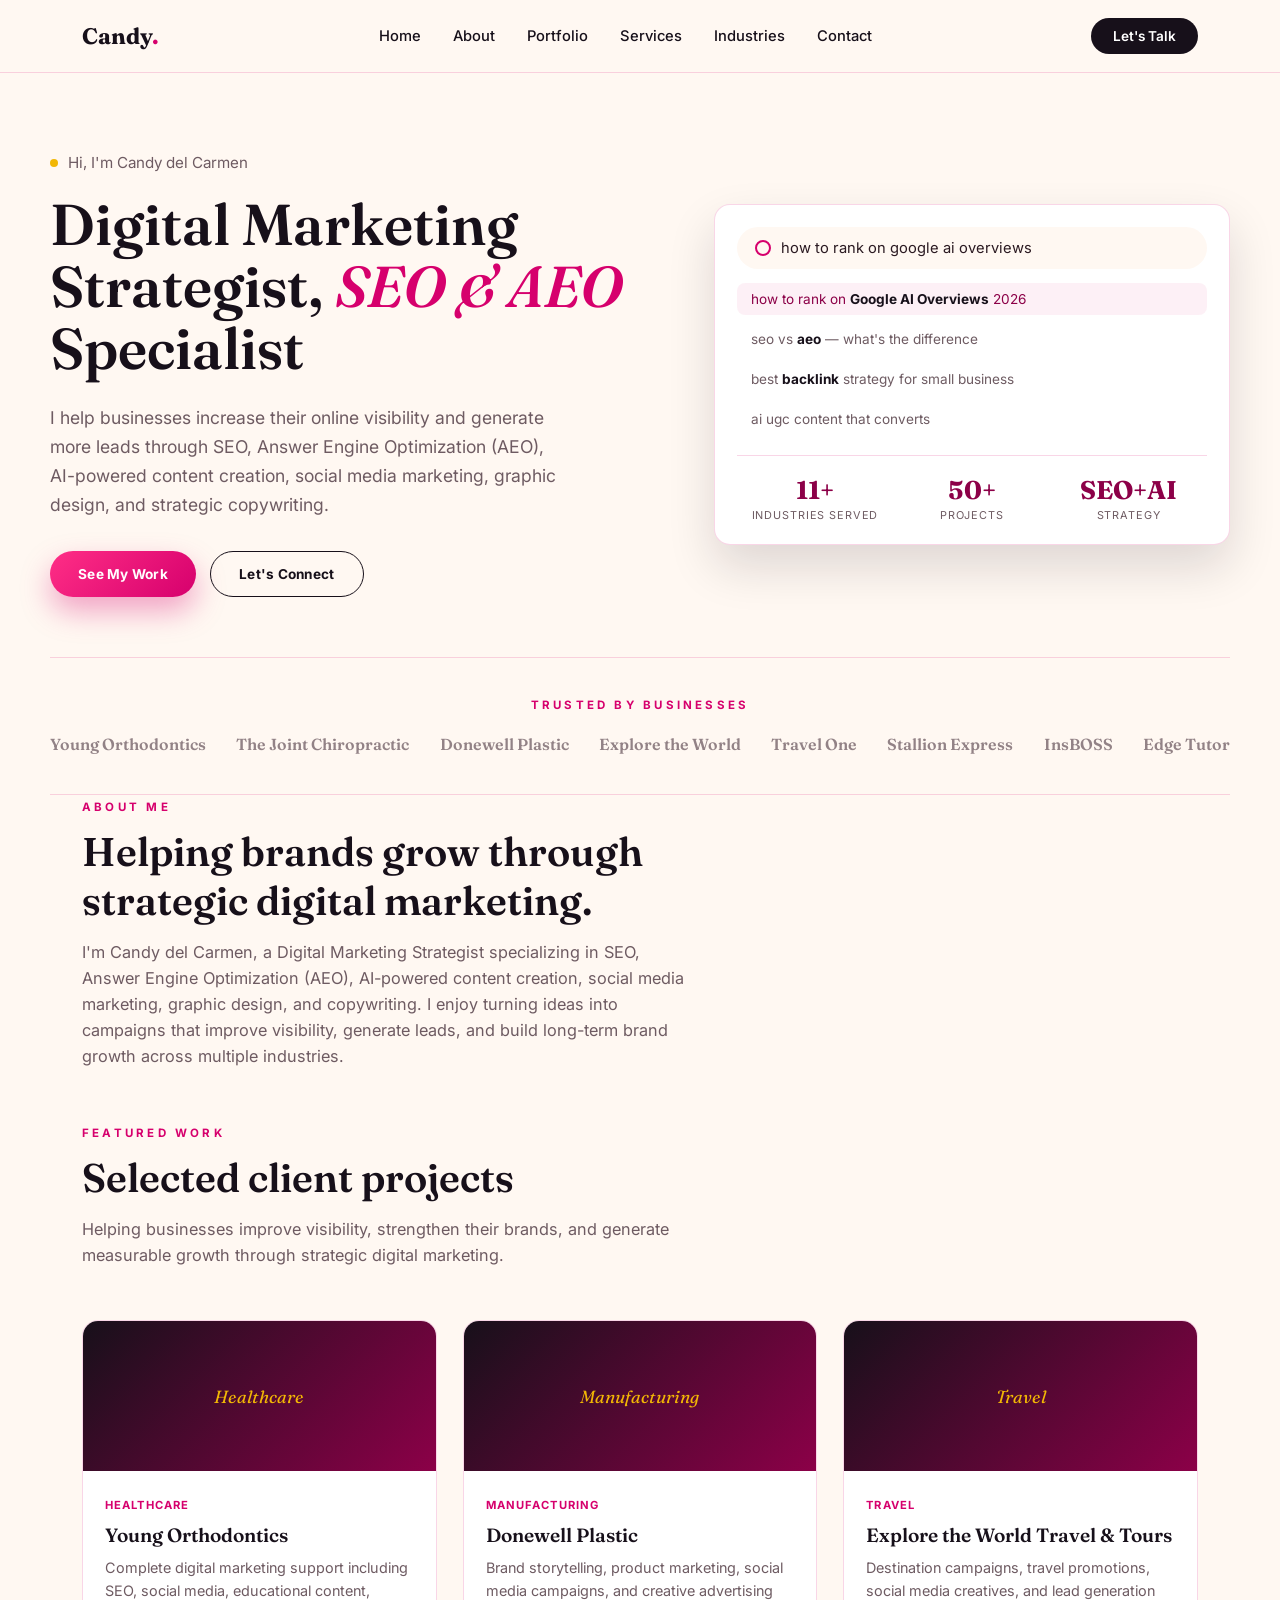
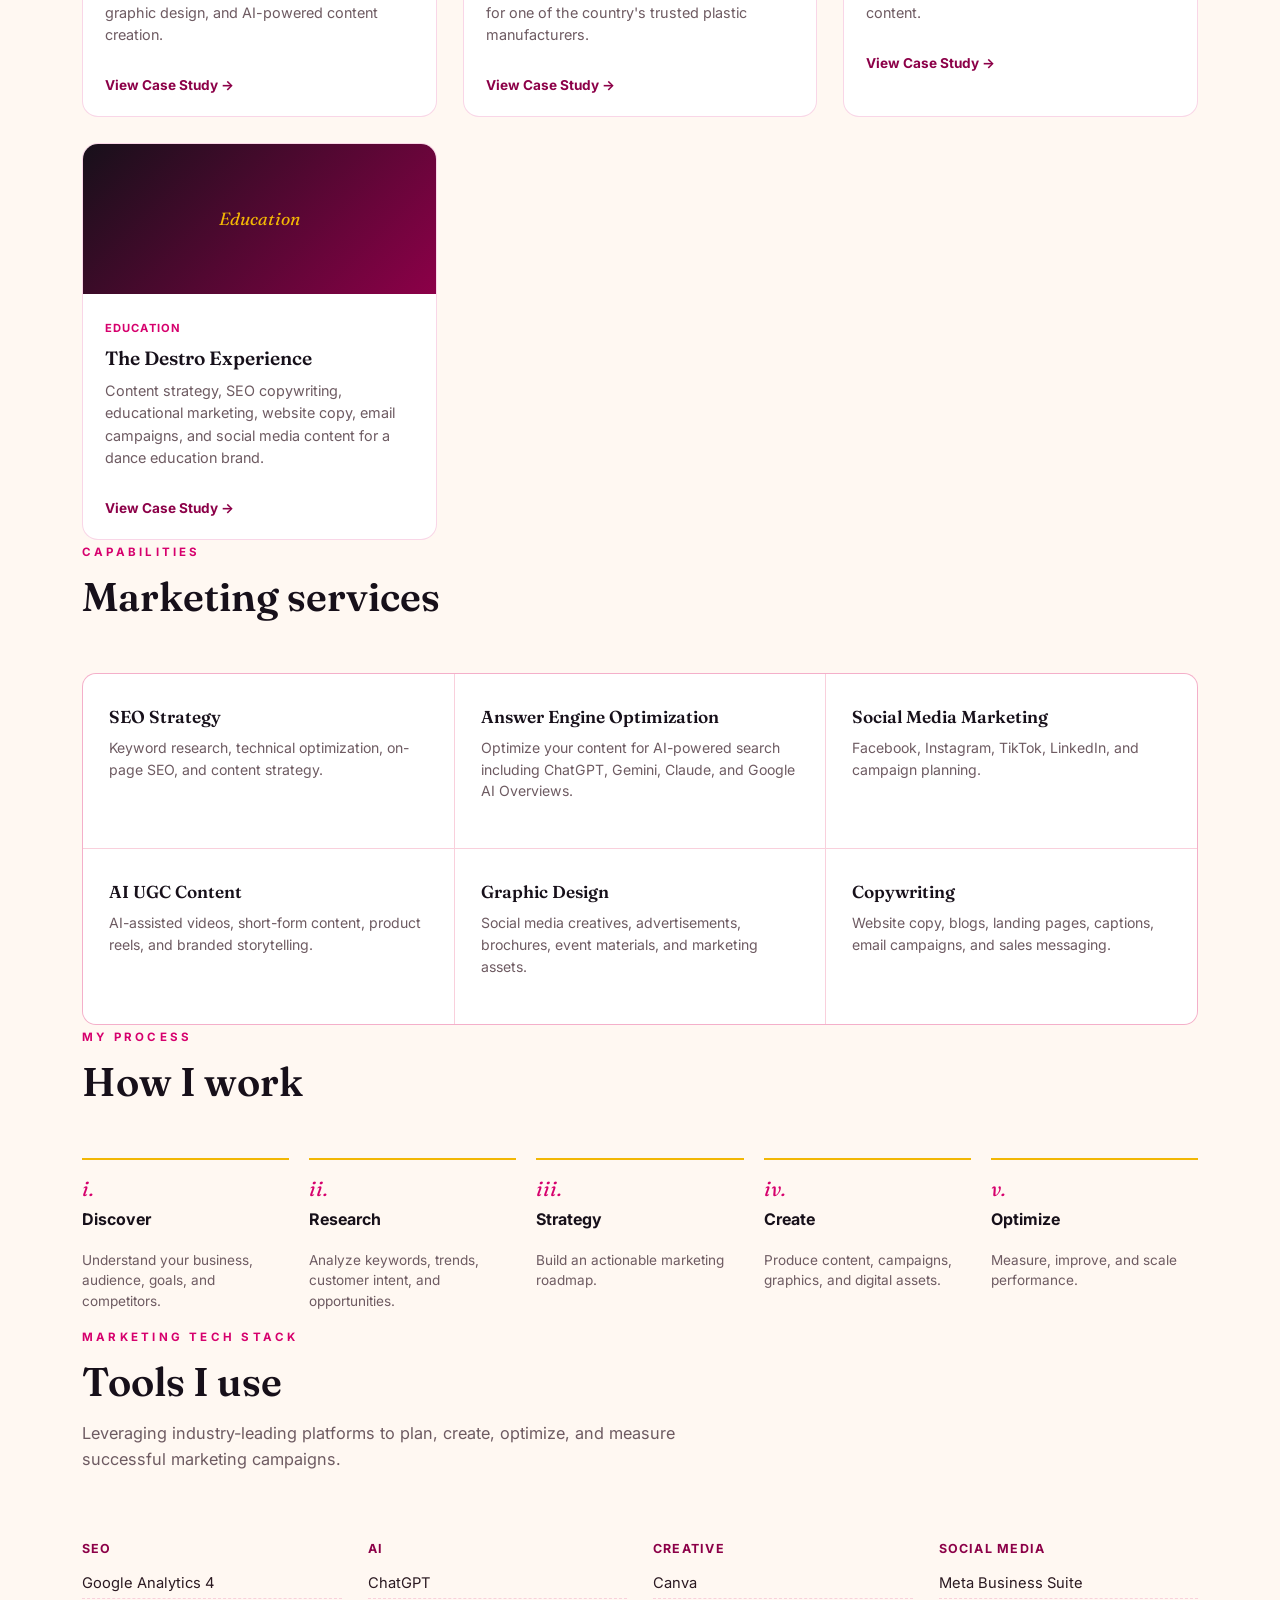
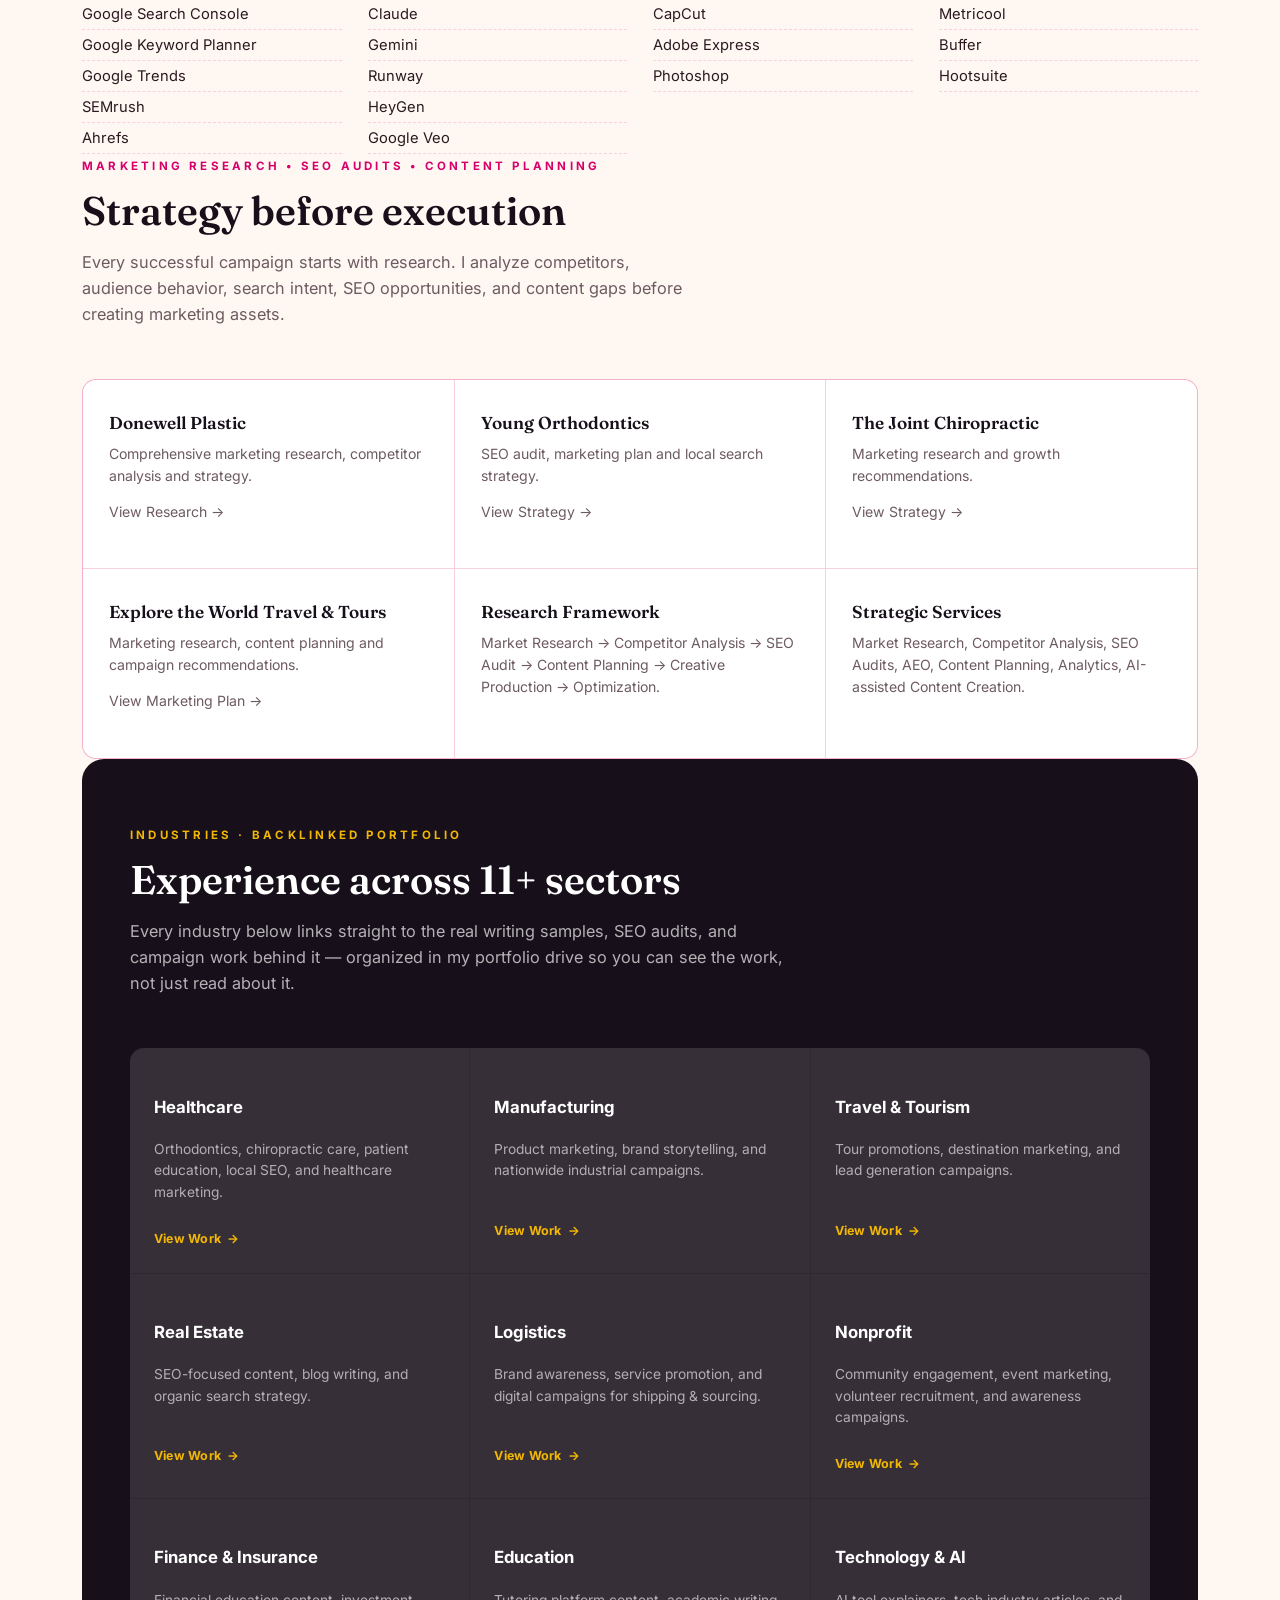
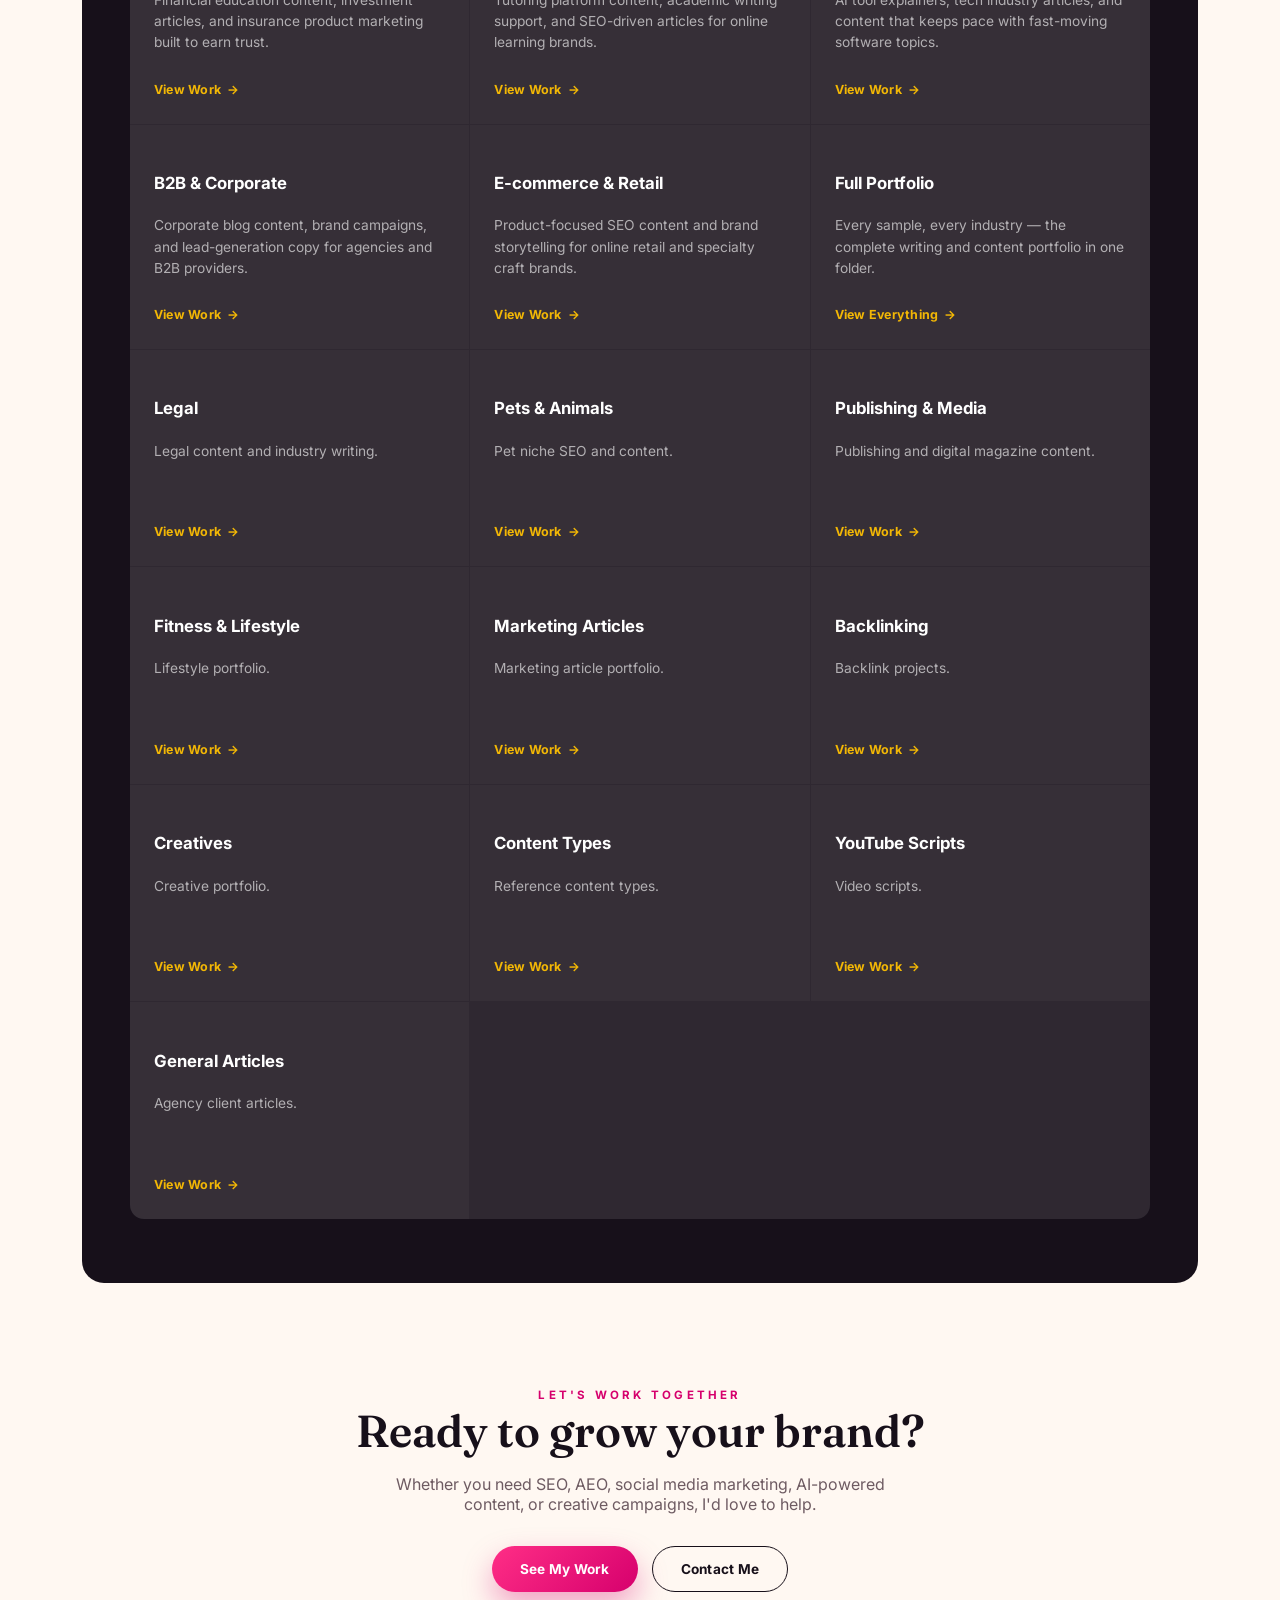
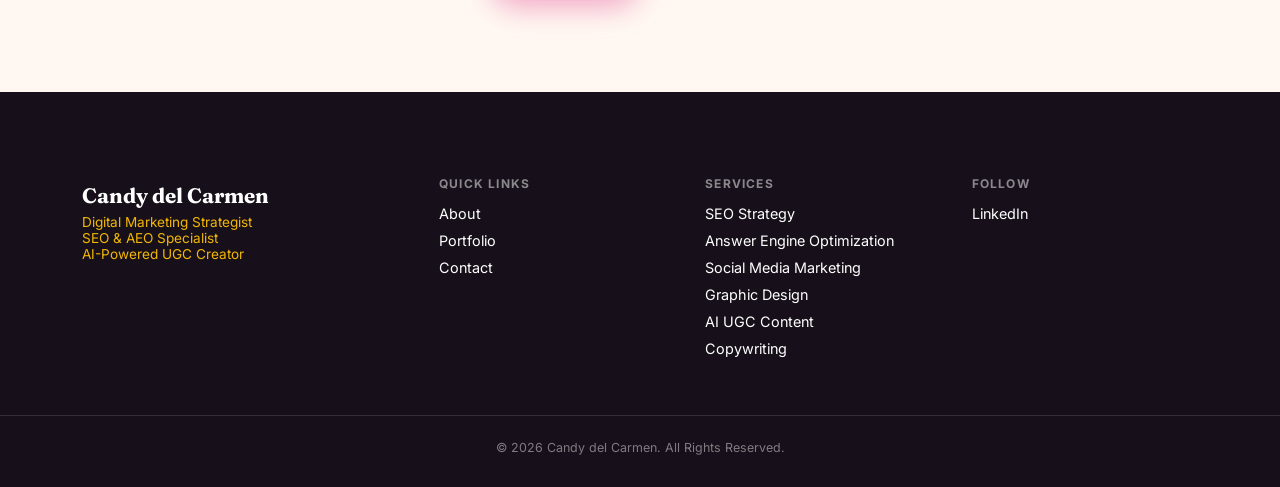
<file: index.html>
<!DOCTYPE html>

<html lang="en">
<head>
<meta charset="utf-8"/>
<meta content="width=device-width, initial-scale=1.0" name="viewport"/>
<title>Candy del Carmen | Digital Marketing Strategist</title>
<meta content="Portfolio of Candy del Carmen, Digital Marketing Strategist specializing in SEO, AEO, Social Media Marketing, AI-Powered UGC Content, Graphic Design, and Copywriting." name="description"/>
<link href="https://fonts.googleapis.com" rel="preconnect"/>
<link href="https://fonts.googleapis.com/css2?family=Fraunces:ital,opsz,wght@0,9..144,500;0,9..144,600;0,9..144,700;1,9..144,500;1,9..144,600&amp;family=Inter:wght@400;500;600;700;800&amp;display=swap" rel="stylesheet"/>
<style>
  :root{
    --ink:#17101A; --ink-soft:#2B1A22;
    --magenta:#D6006D; --magenta-deep:#8C0048; --magenta-bright:#FF2E86;
    --gold:#F2B705; --gold-deep:#C9950A;
    --cream:#FFF8F2; --surface:#FFFFFF;
    --slate:#6E5B62; --line:rgba(214,0,109,0.16);
    --shadow:0 22px 48px rgba(23,16,26,0.14);
  }
  *{box-sizing:border-box;}
  html{scroll-behavior:smooth;}
  body{margin:0;background:var(--cream);color:var(--ink);font-family:'Inter',sans-serif;-webkit-font-smoothing:antialiased;}
  h1,h2,h3,.serif{font-family:'Fraunces',serif;font-weight:600;margin:0;}
  a{color:inherit;text-decoration:none;}
  img{max-width:100%;display:block;}
  ul{margin:0;padding:0;list-style:none;}
  .wrap{max-width:1180px;margin:0 auto;padding:0 32px;}
  .eyebrow{font-size:0.72rem;letter-spacing:0.28em;text-transform:uppercase;color:var(--magenta);font-weight:700;}

  /* NAV */
  nav.site-nav{position:sticky;top:0;z-index:50;background:rgba(255,248,242,0.92);backdrop-filter:blur(8px);border-bottom:1px solid var(--line);}
  .nav-inner{max-width:1180px;margin:0 auto;padding:18px 32px;display:flex;align-items:center;justify-content:space-between;}
  .logo{font-family:'Fraunces',serif;font-weight:700;font-size:1.4rem;color:var(--ink);}
  .logo span{color:var(--magenta);}
  .nav-links{display:flex;gap:32px;font-size:0.92rem;font-weight:500;}
  .nav-links a:hover{color:var(--magenta);}
  .nav-cta{background:var(--ink);color:#fff;padding:10px 22px;border-radius:999px;font-size:0.85rem;font-weight:600;}
  .nav-cta:hover{background:var(--magenta);}
  @media(max-width:800px){.nav-links{display:none;}}

  /* HERO */
  .hero{padding:80px 0 60px;display:grid;grid-template-columns:1fr 0.85fr;gap:56px;align-items:center;}
  .hero-eyebrow{display:flex;align-items:center;gap:10px;margin-bottom:22px;font-size:0.95rem;color:var(--slate);}
  .hero-eyebrow .dot{width:8px;height:8px;border-radius:50%;background:var(--gold);}
  .hero h1{font-size:clamp(2.4rem,4.6vw,3.6rem);line-height:1.08;color:var(--ink);}
  .hero h1 em{font-style:italic;color:var(--magenta);}
  .hero p.lead{margin-top:22px;font-size:1.1rem;line-height:1.65;color:var(--slate);max-width:520px;}
  .hero-ctas{display:flex;gap:14px;margin-top:32px;flex-wrap:wrap;}
  .btn{padding:14px 28px;border-radius:999px;font-size:0.85rem;font-weight:700;letter-spacing:0.02em;display:inline-flex;align-items:center;gap:8px;transition:all .2s ease;}
  .btn-solid{background:linear-gradient(135deg,var(--magenta-bright),var(--magenta));color:#fff;box-shadow:0 14px 30px rgba(214,0,109,0.35);}
  .btn-solid:hover{transform:translateY(-2px);}
  .btn-line{border:1.5px solid var(--ink);color:var(--ink);}
  .btn-line:hover{background:var(--ink);color:#fff;}

  /* search-bar signature motif */
  .query-card{background:var(--surface);border-radius:16px;box-shadow:var(--shadow);padding:22px;border:1px solid var(--line);}
  .query-bar{display:flex;align-items:center;gap:10px;background:var(--cream);border-radius:999px;padding:12px 18px;font-size:0.92rem;color:var(--ink-soft);}
  .query-bar .g{width:16px;height:16px;border-radius:50%;border:2px solid var(--magenta);flex-shrink:0;}
  .query-suggestions{margin-top:14px;display:flex;flex-direction:column;gap:8px;}
  .query-suggestions div{font-size:0.85rem;color:var(--slate);padding:8px 14px;border-radius:8px;}
  .query-suggestions div:hover, .query-suggestions div.hi{background:rgba(214,0,109,0.06);color:var(--magenta-deep);}
  .query-suggestions b{color:var(--ink);}
  .stat-row{display:flex;gap:0;margin-top:20px;border-top:1px solid var(--line);padding-top:18px;}
  .stat-row .stat{flex:1;text-align:center;}
  .stat-row .num{font-family:'Fraunces',serif;font-size:1.6rem;font-weight:700;color:var(--magenta-deep);}
  .stat-row .label{font-size:0.68rem;text-transform:uppercase;letter-spacing:0.08em;color:var(--slate);margin-top:2px;}

  /* TRUSTED BY */
  .trusted{padding:40px 0;border-top:1px solid var(--line);border-bottom:1px solid var(--line);}
  .trusted .eyebrow{display:block;text-align:center;margin-bottom:22px;}
  .logo-row{display:flex;justify-content:space-between;align-items:center;flex-wrap:wrap;gap:24px;opacity:0.75;}
  .logo-row span{font-family:'Fraunces',serif;font-weight:600;font-size:1rem;color:var(--slate);}

  section{padding:96px 0;}
  .section-head{max-width:620px;margin-bottom:52px;}
  .section-head h2{font-size:clamp(1.9rem,3.2vw,2.5rem);color:var(--ink);margin-top:12px;}
  .section-head p{margin-top:14px;color:var(--slate);font-size:1.02rem;line-height:1.6;}

  /* FEATURED WORK */
  .work-grid{display:grid;grid-template-columns:repeat(3,1fr);gap:26px;}
  .work-card{background:var(--surface);border-radius:16px;overflow:hidden;border:1px solid var(--line);transition:transform .2s ease, box-shadow .2s ease;}
  .work-card:hover{transform:translateY(-4px);box-shadow:var(--shadow);}
  .work-thumb{height:150px;background:linear-gradient(135deg,var(--ink),var(--magenta-deep));display:flex;align-items:center;justify-content:center;color:var(--gold);font-family:'Fraunces',serif;font-style:italic;font-size:1.1rem;}
  .work-body{padding:22px;}
  .work-tag{font-size:0.7rem;text-transform:uppercase;letter-spacing:0.1em;color:var(--magenta);font-weight:700;}
  .work-body h3{margin-top:10px;font-size:1.2rem;color:var(--ink);}
  .work-body p{margin-top:10px;font-size:0.9rem;color:var(--slate);line-height:1.55;}
  .work-link{margin-top:16px;display:inline-block;font-size:0.85rem;font-weight:700;color:var(--magenta-deep);}

  /* SERVICES */
  .services-grid{display:grid;grid-template-columns:repeat(3,1fr);gap:1px;background:var(--line);border:1px solid var(--line);border-radius:14px;overflow:hidden;}
  .svc{background:var(--surface);padding:32px 26px;}
  .svc h3{font-size:1.08rem;color:var(--ink);}
  .svc p{margin-top:10px;font-size:0.88rem;color:var(--slate);line-height:1.55;}

  /* PROCESS */
  .process-row{display:grid;grid-template-columns:repeat(5,1fr);gap:20px;}
  .proc{border-top:2px solid var(--gold);padding-top:16px;}
  .proc .n{font-family:'Fraunces',serif;font-style:italic;color:var(--magenta);font-size:1.3rem;}
  .proc h4{margin-top:8px;font-size:1rem;color:var(--ink);}
  .proc p{margin-top:8px;font-size:0.85rem;color:var(--slate);line-height:1.5;}

  /* TOOLS */
  .tools-grid{display:grid;grid-template-columns:repeat(4,1fr);gap:26px;}
  .tool-cat h4{font-size:0.78rem;text-transform:uppercase;letter-spacing:0.1em;color:var(--magenta-deep);margin-bottom:12px;}
  .tool-cat li{font-size:0.92rem;color:var(--ink-soft);padding:6px 0;border-bottom:1px dashed var(--line);}

  /* INDUSTRIES */
  .industries-band{background:var(--ink);border-radius:22px;padding:64px 48px;color:#fff;}
  .industries-band .section-head{max-width:680px;}
  .industries-band .section-head h2{color:#fff;}
  .industries-band .eyebrow{color:var(--gold);}
  .industries-band .section-head p{color:rgba(255,255,255,0.68);}
  .ind-grid{display:grid;grid-template-columns:repeat(3,1fr);gap:1px;background:rgba(255,255,255,0.1);border-radius:14px;overflow:hidden;}
  .ind-card{background:rgba(255,255,255,0.03);padding:26px 24px;transition:background .2s ease;}
  .ind-card:hover{background:rgba(255,255,255,0.08);}
  .ind-card h4{font-size:1.05rem;color:#fff;}
  .ind-card p{margin-top:8px;font-size:0.86rem;color:rgba(255,255,255,0.62);line-height:1.55;min-height:56px;}
  .ind-link{margin-top:14px;display:inline-flex;align-items:center;gap:6px;font-size:0.78rem;font-weight:700;color:var(--gold);letter-spacing:0.02em;}
  .ind-link:hover{color:#fff;}
  .ind-link::after{content:"→";transition:transform .2s ease;}
  .ind-link:hover::after{transform:translateX(3px);}

  /* CTA */
  .cta-final{text-align:center;padding:100px 0;}
  .cta-final h2{font-size:clamp(2rem,4vw,2.8rem);color:var(--ink);}
  .cta-final p{margin:16px auto 32px;max-width:520px;color:var(--slate);}
  .cta-buttons{display:flex;gap:14px;justify-content:center;flex-wrap:wrap;}

  footer{background:var(--ink);color:#fff;padding:64px 0 32px;}
  .footer-grid{display:grid;grid-template-columns:1.4fr 1fr 1fr 1fr;gap:40px;}
  .footer-grid h4{font-family:'Fraunces',serif;font-size:1.3rem;margin-bottom:6px;}
  .footer-grid .role{color:var(--gold);font-size:0.85rem;}
  .footer-col h5{font-size:0.75rem;text-transform:uppercase;letter-spacing:0.1em;color:rgba(255,255,255,0.5);margin-bottom:14px;}
  .footer-col li{margin-bottom:10px;font-size:0.9rem;}
  .footer-col a:hover{color:var(--gold);}
  .footer-bottom{margin-top:48px;padding-top:24px;border-top:1px solid rgba(255,255,255,0.12);font-size:0.78rem;color:rgba(255,255,255,0.45);text-align:center;}

  @media(max-width:900px){
    .hero{grid-template-columns:1fr;}
    .work-grid,.services-grid,.tools-grid,.ind-grid{grid-template-columns:repeat(2,1fr);}
    .process-row{grid-template-columns:repeat(2,1fr);}
    .footer-grid{grid-template-columns:1fr 1fr;}
  }
  @media(max-width:560px){
    .work-grid,.services-grid,.tools-grid,.ind-grid,.process-row{grid-template-columns:1fr;}
    .footer-grid{grid-template-columns:1fr;}
    .wrap{padding:0 20px;}
  }
</style>
</head>
<body>
<nav class="site-nav">
<div class="nav-inner">
<a class="logo" href="#home">Candy<span>.</span></a>
<div class="nav-links">
<a href="#home">Home</a>
<a href="#about">About</a>
<a href="#portfolio">Portfolio</a>
<a href="#services">Services</a>
<a href="#industries">Industries</a>
<a href="#contact">Contact</a>
</div>
<a class="nav-cta" href="mailto:gandy327@gmail.com">Let's Talk</a>
</div>
</nav>
<header class="wrap hero" id="home">
<div>
<div class="hero-eyebrow"><span class="dot"></span> Hi, I'm Candy del Carmen</div>
<h1>Digital Marketing Strategist, <em>SEO &amp; AEO</em> Specialist</h1>
<p class="lead">I help businesses increase their online visibility and generate more leads through SEO, Answer Engine Optimization (AEO), AI-powered content creation, social media marketing, graphic design, and strategic copywriting.</p>
<div class="hero-ctas">
<a class="btn btn-solid" href="https://drive.google.com/drive/folders/1dn5pqoir67HijF6TcpmRmqINBR0_4WQv?usp=drive_link" rel="noopener" target="_blank">See My Work</a>
<a class="btn btn-line" href="mailto:gandy327@gmail.com">Let's Connect</a>
</div>
</div>
<div class="query-card">
<div class="query-bar"><span class="g"></span> how to rank on google ai overviews</div>
<div class="query-suggestions">
<div class="hi">how to rank on <b>Google AI Overviews</b> 2026</div>
<div>seo vs <b>aeo</b> — what's the difference</div>
<div>best <b>backlink</b> strategy for small business</div>
<div>ai ugc content that converts</div>
</div>
<div class="stat-row">
<div class="stat"><div class="num">11+</div><div class="label">Industries Served</div></div>
<div class="stat"><div class="num">50+</div><div class="label">Projects</div></div>
<div class="stat"><div class="num">SEO+AI</div><div class="label">Strategy</div></div>
</div>
</div>
</header>
<div class="trusted wrap">
<span class="eyebrow">Trusted by Businesses</span>
<div class="logo-row">
<span>Young Orthodontics</span>
<span>The Joint Chiropractic</span>
<span>Donewell Plastic</span>
<span>Explore the World</span>
<span>Travel One</span>
<span>Stallion Express</span>
<span>InsBOSS</span>
<span>Edge Tutor</span>
</div>
</div>
<section class="wrap" id="about">
<div class="section-head">
<span class="eyebrow">About Me</span>
<h2>Helping brands grow through strategic digital marketing.</h2>
<p>I'm Candy del Carmen, a Digital Marketing Strategist specializing in SEO, Answer Engine Optimization (AEO), AI-powered content creation, social media marketing, graphic design, and copywriting. I enjoy turning ideas into campaigns that improve visibility, generate leads, and build long-term brand growth across multiple industries.</p>
</div>
</section>
<section class="wrap" id="portfolio">
<div class="section-head">
<span class="eyebrow">Featured Work</span>
<h2>Selected client projects</h2>
<p>Helping businesses improve visibility, strengthen their brands, and generate measurable growth through strategic digital marketing.</p>
</div>
<div class="work-grid">
<div class="work-card">
<div class="work-thumb">Healthcare</div>
<div class="work-body">
<span class="work-tag">Healthcare</span>
<h3>Young Orthodontics</h3>
<p>Complete digital marketing support including SEO, social media, educational content, graphic design, and AI-powered content creation.</p>
<a class="work-link" href="young-orthodontics.html" rel="noopener" target="_blank">View Case Study →</a>
</div>
</div>
<div class="work-card">
<div class="work-thumb">Manufacturing</div>
<div class="work-body">
<span class="work-tag">Manufacturing</span>
<h3>Donewell Plastic</h3>
<p>Brand storytelling, product marketing, social media campaigns, and creative advertising for one of the country's trusted plastic manufacturers.</p>
<a class="work-link" href="https://docs.google.com/document/d/1tLTaI_3Dg7xemcfk3BejX4d2bFOSCPwtpaZPBt2erZQ/edit?usp=drive_link" rel="noopener" target="_blank">View Case Study →</a>
</div>
</div>
<div class="work-card">
<div class="work-thumb">Travel</div>
<div class="work-body">
<span class="work-tag">Travel</span>
<h3>Explore the World Travel &amp; Tours</h3>
<p>Destination campaigns, travel promotions, social media creatives, and lead generation content.</p>
<a class="work-link" href="https://docs.google.com/document/d/1C17aRttNvfCcprFAqQpUwqhjuuPJm6CZEte1Pb8bfao/edit?usp=drive_link" rel="noopener" target="_blank">View Case Study →</a>
</div>
</div>
<div class="work-card">
<div class="work-thumb">Education</div>
<div class="work-body">
<span class="work-tag">Education</span>
<h3>The Destro Experience</h3>
<p>Content strategy, SEO copywriting, educational marketing, website copy, email campaigns, and social media content for a dance education brand.</p>
<a class="work-link" href="https://docs.google.com/document/d/17AKr-Tb-nMe9_teiZw2wBlUUt5a18rr5WzT8AiJI0E8/edit?usp=drive_link" rel="noopener" target="_blank">View Case Study →</a>
</div>
</div></div>
</section>
<section class="wrap" id="services">
<div class="section-head">
<span class="eyebrow">Capabilities</span>
<h2>Marketing services</h2>
</div>
<div class="services-grid">
<div class="svc"><h3>SEO Strategy</h3><p>Keyword research, technical optimization, on-page SEO, and content strategy.</p></div>
<div class="svc"><h3>Answer Engine Optimization</h3><p>Optimize your content for AI-powered search including ChatGPT, Gemini, Claude, and Google AI Overviews.</p></div>
<div class="svc"><h3>Social Media Marketing</h3><p>Facebook, Instagram, TikTok, LinkedIn, and campaign planning.</p></div>
<div class="svc"><h3>AI UGC Content</h3><p>AI-assisted videos, short-form content, product reels, and branded storytelling.</p></div>
<div class="svc"><h3>Graphic Design</h3><p>Social media creatives, advertisements, brochures, event materials, and marketing assets.</p></div>
<div class="svc"><h3>Copywriting</h3><p>Website copy, blogs, landing pages, captions, email campaigns, and sales messaging.</p></div>
</div>
</section>
<section class="wrap">
<div class="section-head">
<span class="eyebrow">My Process</span>
<h2>How I work</h2>
</div>
<div class="process-row">
<div class="proc"><div class="n">i.</div><h4>Discover</h4><p>Understand your business, audience, goals, and competitors.</p></div>
<div class="proc"><div class="n">ii.</div><h4>Research</h4><p>Analyze keywords, trends, customer intent, and opportunities.</p></div>
<div class="proc"><div class="n">iii.</div><h4>Strategy</h4><p>Build an actionable marketing roadmap.</p></div>
<div class="proc"><div class="n">iv.</div><h4>Create</h4><p>Produce content, campaigns, graphics, and digital assets.</p></div>
<div class="proc"><div class="n">v.</div><h4>Optimize</h4><p>Measure, improve, and scale performance.</p></div>
</div>
</section>
<section class="wrap">
<div class="section-head">
<span class="eyebrow">Marketing Tech Stack</span>
<h2>Tools I use</h2>
<p>Leveraging industry-leading platforms to plan, create, optimize, and measure successful marketing campaigns.</p>
</div>
<div class="tools-grid">
<div class="tool-cat"><h4>SEO</h4><ul><li>Google Analytics 4</li><li>Google Search Console</li><li>Google Keyword Planner</li><li>Google Trends</li><li>SEMrush</li><li>Ahrefs</li></ul></div>
<div class="tool-cat"><h4>AI</h4><ul><li>ChatGPT</li><li>Claude</li><li>Gemini</li><li>Runway</li><li>HeyGen</li><li>Google Veo</li></ul></div>
<div class="tool-cat"><h4>Creative</h4><ul><li>Canva</li><li>CapCut</li><li>Adobe Express</li><li>Photoshop</li></ul></div>
<div class="tool-cat"><h4>Social Media</h4><ul><li>Meta Business Suite</li><li>Metricool</li><li>Buffer</li><li>Hootsuite</li></ul></div>
</div>
</section>

<section class="wrap" id="strategy">
<div class="section-head">
<span class="eyebrow">Marketing Research • SEO Audits • Content Planning</span>
<h2>Strategy before execution</h2>
<p>Every successful campaign starts with research. I analyze competitors, audience behavior, search intent, SEO opportunities, and content gaps before creating marketing assets.</p>
</div>
<div class="services-grid">
<div class="svc"><h3>Donewell Plastic</h3><p>Comprehensive marketing research, competitor analysis and strategy.</p><p><a href="https://drive.google.com/file/d/1cqSDuStNAEW3oIWcRslcIWW4pF5G0S53/view?usp=drive_link" rel="noopener" target="_blank">View Research →</a></p></div>
<div class="svc"><h3>Young Orthodontics</h3><p>SEO audit, marketing plan and local search strategy.</p><p><a href="https://docs.google.com/document/d/1UbX18UGtSCGkN1_idtud03x7GLVQnrjX/edit?usp=drive_link" rel="noopener" target="_blank">View Strategy →</a></p></div>
<div class="svc"><h3>The Joint Chiropractic</h3><p>Marketing research and growth recommendations.</p><p><a href="https://docs.google.com/document/d/1HMvj8zjH2bnsCdx7HWw10H8b7TJ_FbZ7zh8DYDBfsd8/edit?usp=drive_link" rel="noopener" target="_blank">View Strategy →</a></p></div>
<div class="svc"><h3>Explore the World Travel &amp; Tours</h3><p>Marketing research, content planning and campaign recommendations.</p><p><a href="https://docs.google.com/document/d/1By8MShifpPvBrsORC5HAKIC3a0OicDIRdP66jQFibKI/edit?usp=sharing" rel="noopener" target="_blank">View Marketing Plan →</a></p></div>
<div class="svc"><h3>Research Framework</h3><p>Market Research → Competitor Analysis → SEO Audit → Content Planning → Creative Production → Optimization.</p></div>
<div class="svc"><h3>Strategic Services</h3><p>Market Research, Competitor Analysis, SEO Audits, AEO, Content Planning, Analytics, AI-assisted Content Creation.</p></div>
</div>
</section>
<section class="wrap" id="industries">
<div class="industries-band">
<div class="section-head">
<span class="eyebrow">Industries · Backlinked Portfolio</span>
<h2>Experience across 11+ sectors</h2>
<p>Every industry below links straight to the real writing samples, SEO audits, and campaign work behind it — organized in my portfolio drive so you can see the work, not just read about it.</p>
</div>
<div class="ind-grid">
<div class="ind-card">
<h4>Healthcare</h4>
<p>Orthodontics, chiropractic care, patient education, local SEO, and healthcare marketing.</p>
<a class="ind-link" href="https://drive.google.com/drive/folders/1uY5oIPuX75k_zRpRP3yrav85h0eclNsN?usp=drive_link" rel="noopener" target="_blank">View Work</a>
</div>
<div class="ind-card">
<h4>Manufacturing</h4>
<p>Product marketing, brand storytelling, and nationwide industrial campaigns.</p>
<a class="ind-link" href="https://drive.google.com/drive/folders/1ihtpCmL63fdchowMLPHTEKiSlvoIxu9V?usp=drive_link" rel="noopener" target="_blank">View Work</a>
</div>
<div class="ind-card">
<h4>Travel &amp; Tourism</h4>
<p>Tour promotions, destination marketing, and lead generation campaigns.</p>
<a class="ind-link" href="https://drive.google.com/drive/folders/17I4IlYPs5oNczvL1q5khty4zUOzCtFpm?usp=drive_link" rel="noopener" target="_blank">View Work</a>
</div>
<div class="ind-card">
<h4>Real Estate</h4>
<p>SEO-focused content, blog writing, and organic search strategy.</p>
<a class="ind-link" href="https://drive.google.com/drive/folders/1oHhbUujBIeKLYQd-CjwnPFk_L5QGVnwz?usp=drive_link" rel="noopener" target="_blank">View Work</a>
</div>
<div class="ind-card">
<h4>Logistics</h4>
<p>Brand awareness, service promotion, and digital campaigns for shipping &amp; sourcing.</p>
<a class="ind-link" href="https://drive.google.com/drive/folders/1TO1gmOT0Z5ozi0xqERhWjoNoAjj_62C9?usp=drive_link" rel="noopener" target="_blank">View Work</a>
</div>
<div class="ind-card">
<h4>Nonprofit</h4>
<p>Community engagement, event marketing, volunteer recruitment, and awareness campaigns.</p>
<a class="ind-link" href="https://drive.google.com/drive/folders/1q7hUUEkBl8iSJCrhnYE8s1PDGxmF2AoB?usp=drive_link" rel="noopener" target="_blank">View Work</a>
</div>
<div class="ind-card">
<h4>Finance &amp; Insurance</h4>
<p>Financial education content, investment articles, and insurance product marketing built to earn trust.</p>
<a class="ind-link" href="https://drive.google.com/drive/folders/1cE9CdJS1xyIqe3hzzsRFDs7KrmqKEO_J?usp=drive_link" rel="noopener" target="_blank">View Work</a>
</div>
<div class="ind-card">
<h4>Education</h4>
<p>Tutoring platform content, academic writing support, and SEO-driven articles for online learning brands.</p>
<a class="ind-link" href="https://drive.google.com/drive/folders/1xKqU-g7Y7eIlNjcivDVAndCFObDuoEn3?usp=drive_link" rel="noopener" target="_blank">View Work</a>
</div>
<div class="ind-card">
<h4>Technology &amp; AI</h4>
<p>AI tool explainers, tech industry articles, and content that keeps pace with fast-moving software topics.</p>
<a class="ind-link" href="https://drive.google.com/drive/folders/1UpsCTAKO86sd7zrDYJm1JLD8XeEkdCpC" rel="noopener" target="_blank">View Work</a>
</div>
<div class="ind-card">
<h4>B2B &amp; Corporate</h4>
<p>Corporate blog content, brand campaigns, and lead-generation copy for agencies and B2B providers.</p>
<a class="ind-link" href="https://drive.google.com/drive/folders/1v7EhGAHsoThWtWsRiUHU76FLPT5z5P9Y" rel="noopener" target="_blank">View Work</a>
</div>
<div class="ind-card">
<h4>E-commerce &amp; Retail</h4>
<p>Product-focused SEO content and brand storytelling for online retail and specialty craft brands.</p>
<a class="ind-link" href="https://drive.google.com/drive/folders/1b51R6AlAnzpstZz6dA1-2f6XzfJEtaBQ" rel="noopener" target="_blank">View Work</a>
</div>
<div class="ind-card">
<h4>Full Portfolio</h4>
<p>Every sample, every industry — the complete writing and content portfolio in one folder.</p>
<a class="ind-link" href="https://drive.google.com/drive/folders/1dn5pqoir67HijF6TcpmRmqINBR0_4WQv?usp=drive_link" rel="noopener" target="_blank">View Everything</a>
</div>
<div class="ind-card"><h4>Legal</h4><p>Legal content and industry writing.</p><a class="ind-link" href="https://drive.google.com/drive/folders/1N7DjzafcCq-hYjH5_iTw2WT8_kdALZdw?usp=drive_link" rel="noopener" target="_blank">View Work</a></div><div class="ind-card"><h4>Pets &amp; Animals</h4><p>Pet niche SEO and content.</p><a class="ind-link" href="https://drive.google.com/drive/folders/1vBJN_-xuq_PqGy2Sq0YGSELaD63BqzFQ?usp=drive_link" rel="noopener" target="_blank">View Work</a></div><div class="ind-card"><h4>Publishing &amp; Media</h4><p>Publishing and digital magazine content.</p><a class="ind-link" href="https://drive.google.com/drive/folders/1KaruBwiplH1RUKe1uE-f4HE8tLuDKoKr?usp=drive_link" rel="noopener" target="_blank">View Work</a></div><div class="ind-card"><h4>Fitness &amp; Lifestyle</h4><p>Lifestyle portfolio.</p><a class="ind-link" href="https://drive.google.com/drive/folders/19ZUWqGVW_q7VMNxw5TBukWGGBzy9eVJx?usp=drive_link" rel="noopener" target="_blank">View Work</a></div><div class="ind-card"><h4>Marketing Articles</h4><p>Marketing article portfolio.</p><a class="ind-link" href="https://drive.google.com/drive/folders/1aRiCPGPb4IZhT3mgS71Oy3jpZqP2OpMp?usp=drive_link" rel="noopener" target="_blank">View Work</a></div><div class="ind-card"><h4>Backlinking</h4><p>Backlink projects.</p><a class="ind-link" href="https://drive.google.com/drive/folders/1qYCHItVPYzIifqaNv1gllwv8mluJZFAh?usp=drive_link" rel="noopener" target="_blank">View Work</a></div><div class="ind-card"><h4>Creatives</h4><p>Creative portfolio.</p><a class="ind-link" href="https://drive.google.com/drive/folders/18SlZV9scZ7I4RlTIcRxC1ygaZIaoPA-l?usp=drive_link" rel="noopener" target="_blank">View Work</a></div><div class="ind-card"><h4>Content Types</h4><p>Reference content types.</p><a class="ind-link" href="https://drive.google.com/drive/folders/1aqD0S8a_qamauXTKeZkCRTjjqyzppTas?usp=drive_link" rel="noopener" target="_blank">View Work</a></div><div class="ind-card"><h4>YouTube Scripts</h4><p>Video scripts.</p><a class="ind-link" href="https://drive.google.com/drive/folders/1dPGhrqxhsNYweo0FXhSLCCzChnWYPJmn?usp=drive_link" rel="noopener" target="_blank">View Work</a></div><div class="ind-card"><h4>General Articles</h4><p>Agency client articles.</p><a class="ind-link" href="https://drive.google.com/drive/folders/1d9ZVEHFM7ou9877xhPrO0D2QA-0umqo1?usp=drive_link" rel="noopener" target="_blank">View Work</a></div></div>
</div>
</section>
<section class="wrap cta-final" id="contact">
<span class="eyebrow">Let's Work Together</span>
<h2>Ready to grow your brand?</h2>
<p>Whether you need SEO, AEO, social media marketing, AI-powered content, or creative campaigns, I'd love to help.</p>
<div class="cta-buttons">
<a class="btn btn-solid" href="https://drive.google.com/drive/folders/1dn5pqoir67HijF6TcpmRmqINBR0_4WQv?usp=drive_link" rel="noopener" target="_blank">See My Work</a>
<a class="btn btn-line" href="mailto:gandy327@gmail.com">Contact Me</a>
</div>
</section>
<footer>
<div class="wrap footer-grid">
<div>
<h4>Candy del Carmen</h4>
<div class="role">Digital Marketing Strategist<br/>SEO &amp; AEO Specialist<br/>AI-Powered UGC Creator</div>
</div>
<div class="footer-col">
<h5>Quick Links</h5>
<ul>
<li><a href="about.html">About</a></li>
<li><a href="https://drive.google.com/drive/folders/1dn5pqoir67HijF6TcpmRmqINBR0_4WQv?usp=drive_link" rel="noopener" target="_blank">Portfolio</a></li>
<li><a href="mailto:gandy327@gmail.com">Contact</a></li>
</ul>
</div>
<div class="footer-col">
<h5>Services</h5>
<ul>
<li>SEO Strategy</li>
<li>Answer Engine Optimization</li>
<li>Social Media Marketing</li>
<li>Graphic Design</li>
<li>AI UGC Content</li>
<li>Copywriting</li>
</ul>
</div>
<div class="footer-col">
<h5>Follow</h5>
<ul>
<li><a href="https://www.linkedin.com/in/candy-roxas-a995b6185/" rel="noopener" target="_blank">LinkedIn</a></li>
</ul>
</div>
</div>
<div class="footer-bottom">© 2026 Candy del Carmen. All Rights Reserved.</div>
</footer>
</body>
</html>
</file>
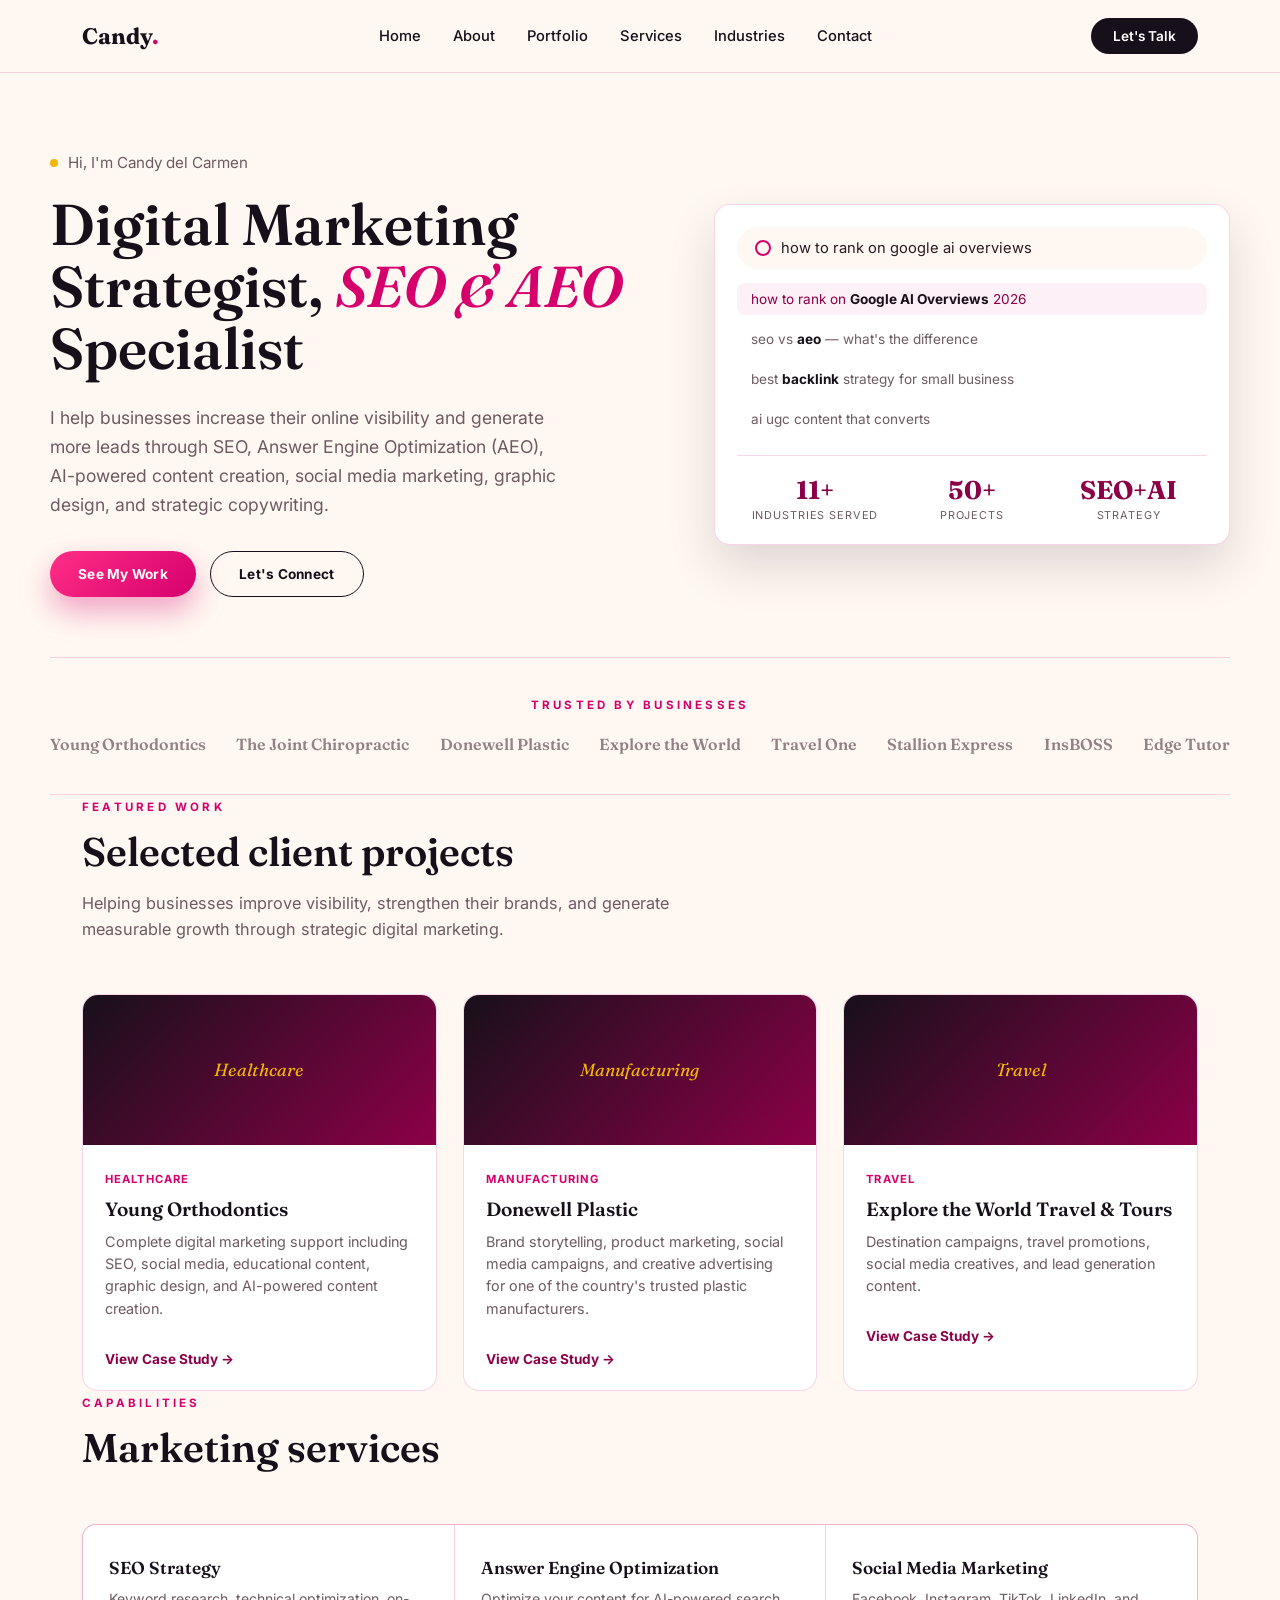
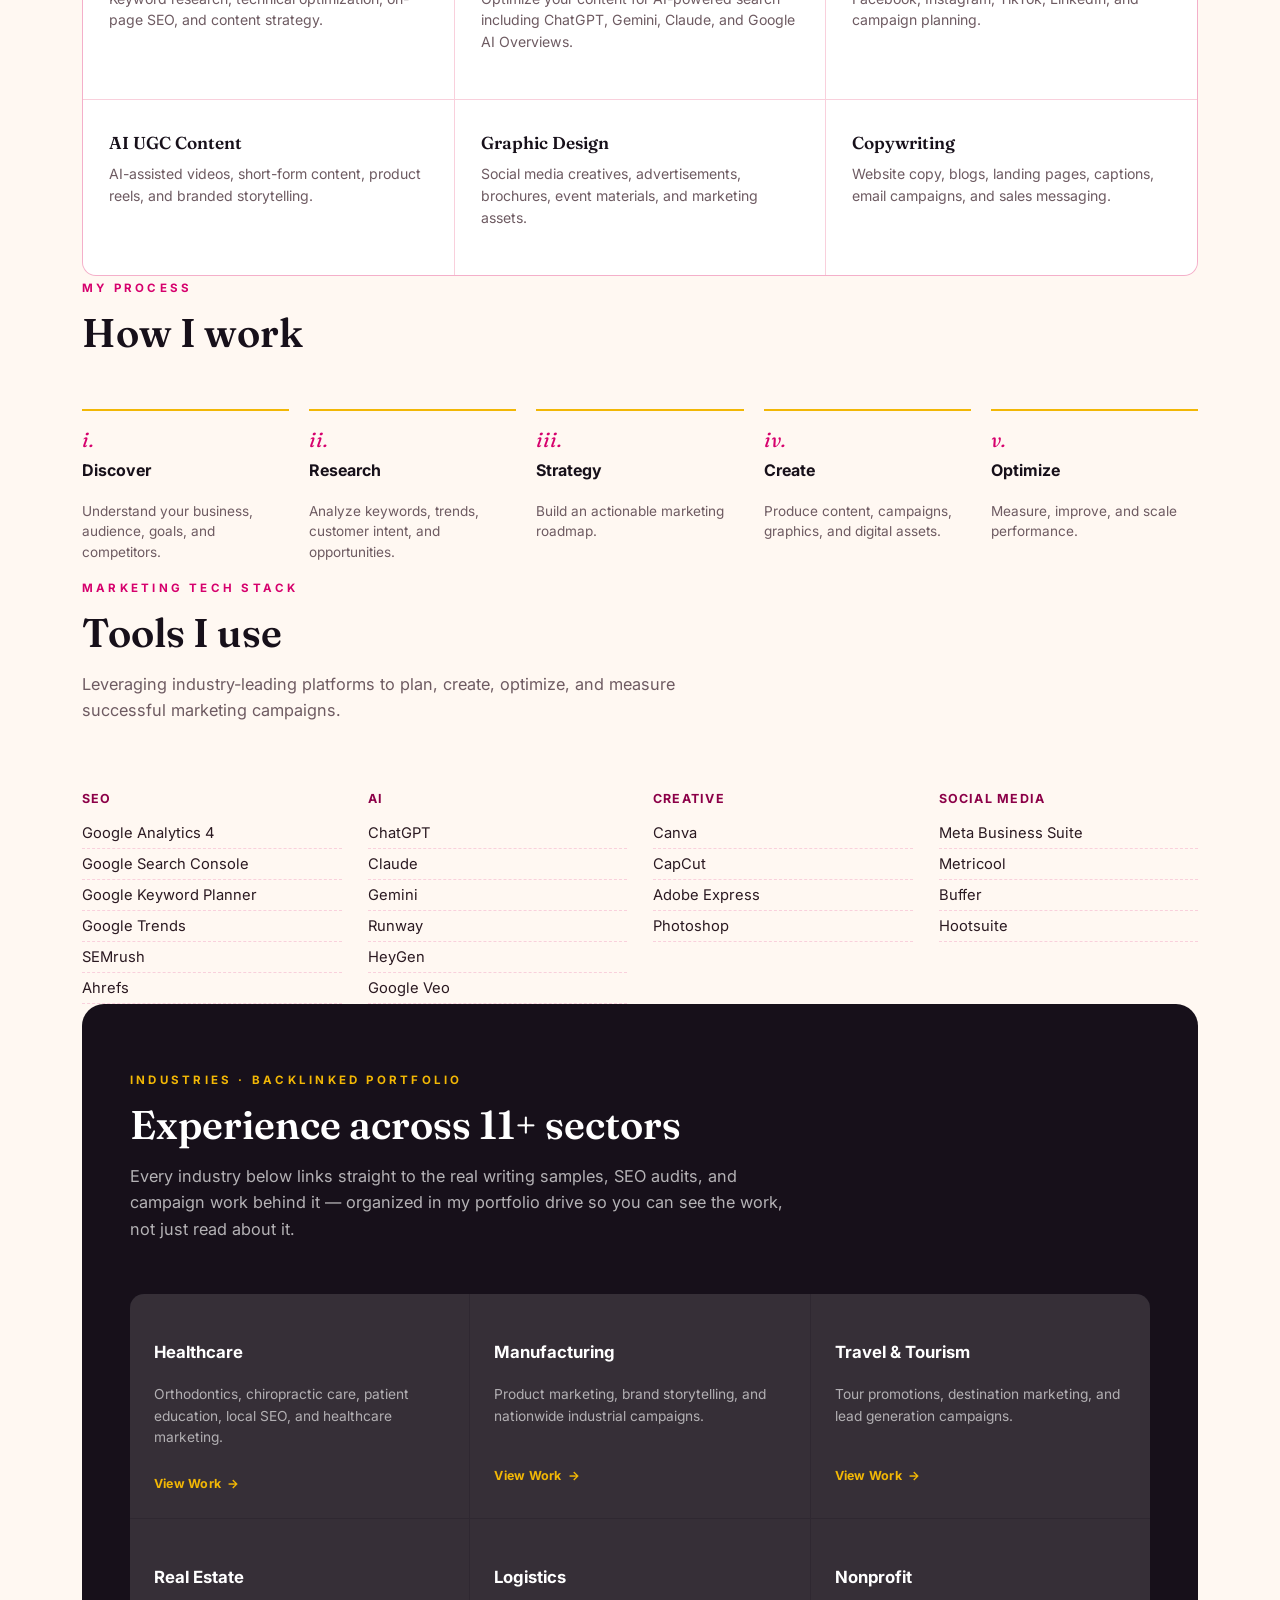
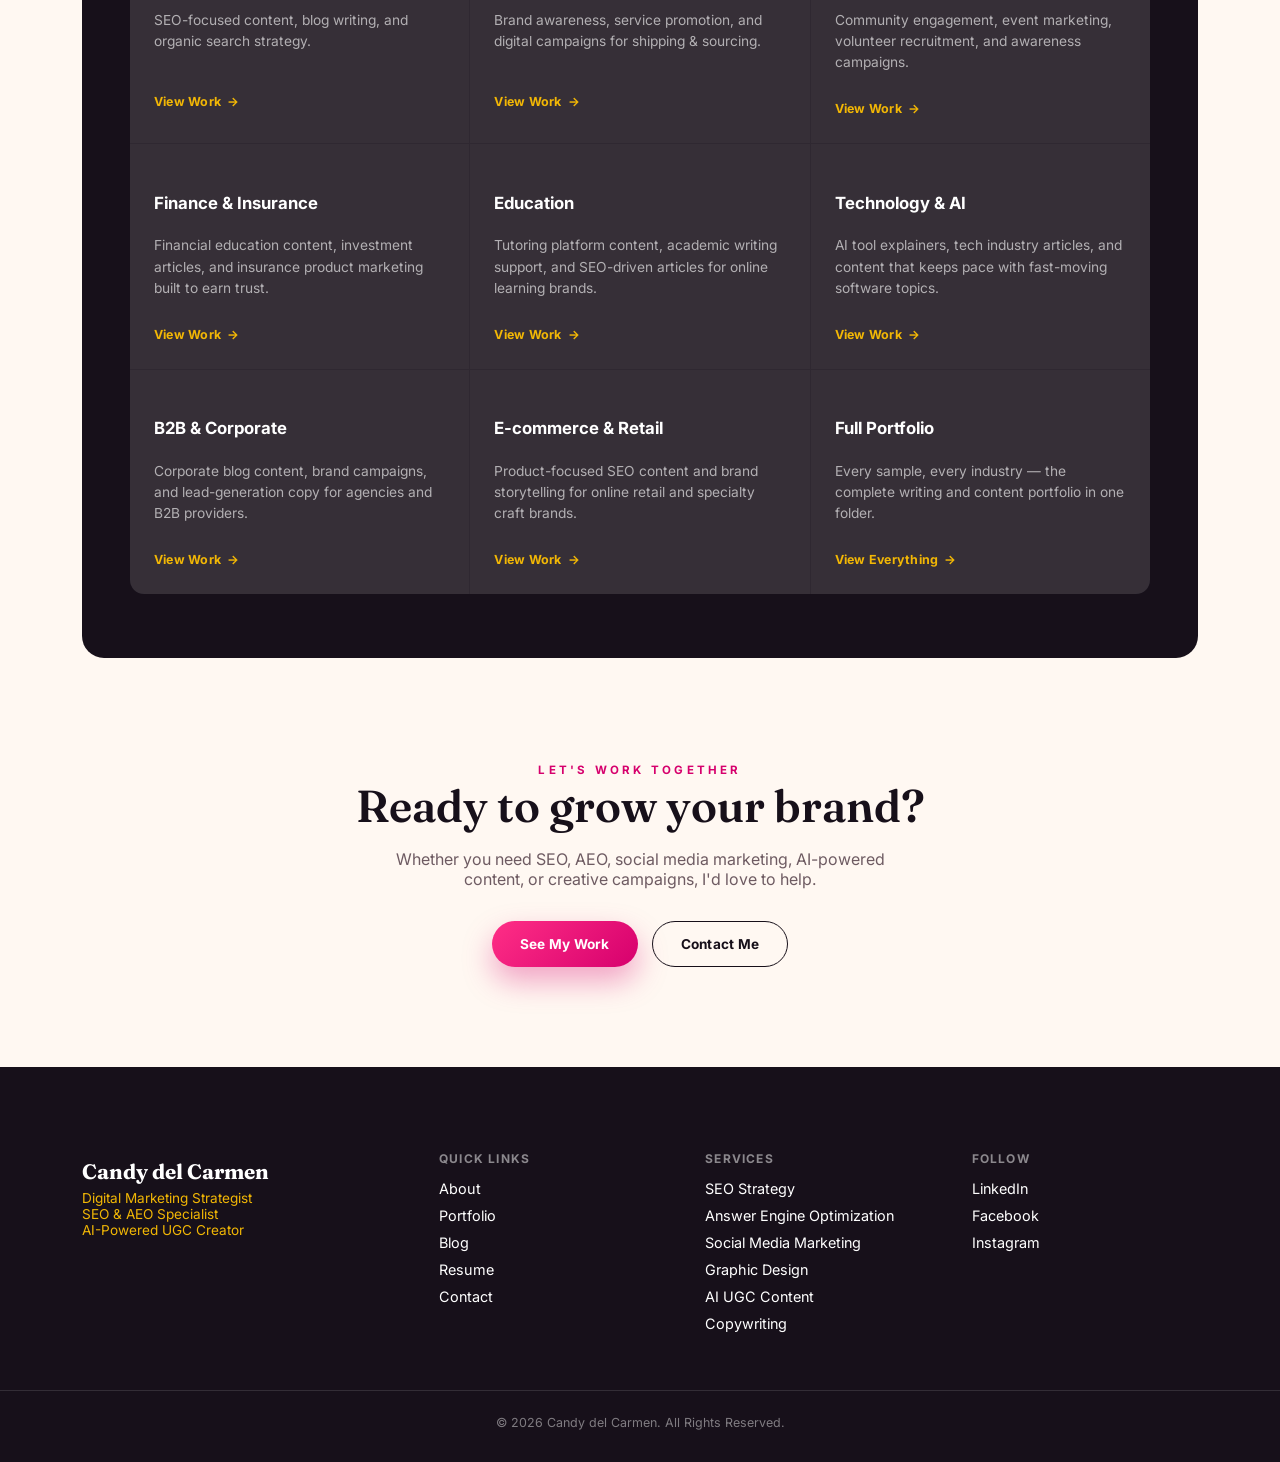
<file: index (2)(1).html>
<!DOCTYPE html>
<html lang="en">
<head>
<meta charset="UTF-8">
<meta name="viewport" content="width=device-width, initial-scale=1.0">
<title>Candy del Carmen | Digital Marketing Strategist</title>
<meta name="description" content="Portfolio of Candy del Carmen, Digital Marketing Strategist specializing in SEO, AEO, Social Media Marketing, AI-Powered UGC Content, Graphic Design, and Copywriting.">
<link rel="preconnect" href="https://fonts.googleapis.com">
<link href="https://fonts.googleapis.com/css2?family=Fraunces:ital,opsz,wght@0,9..144,500;0,9..144,600;0,9..144,700;1,9..144,500;1,9..144,600&family=Inter:wght@400;500;600;700;800&display=swap" rel="stylesheet">
<style>
  :root{
    --ink:#17101A; --ink-soft:#2B1A22;
    --magenta:#D6006D; --magenta-deep:#8C0048; --magenta-bright:#FF2E86;
    --gold:#F2B705; --gold-deep:#C9950A;
    --cream:#FFF8F2; --surface:#FFFFFF;
    --slate:#6E5B62; --line:rgba(214,0,109,0.16);
    --shadow:0 22px 48px rgba(23,16,26,0.14);
  }
  *{box-sizing:border-box;}
  html{scroll-behavior:smooth;}
  body{margin:0;background:var(--cream);color:var(--ink);font-family:'Inter',sans-serif;-webkit-font-smoothing:antialiased;}
  h1,h2,h3,.serif{font-family:'Fraunces',serif;font-weight:600;margin:0;}
  a{color:inherit;text-decoration:none;}
  img{max-width:100%;display:block;}
  ul{margin:0;padding:0;list-style:none;}
  .wrap{max-width:1180px;margin:0 auto;padding:0 32px;}
  .eyebrow{font-size:0.72rem;letter-spacing:0.28em;text-transform:uppercase;color:var(--magenta);font-weight:700;}

  /* NAV */
  nav.site-nav{position:sticky;top:0;z-index:50;background:rgba(255,248,242,0.92);backdrop-filter:blur(8px);border-bottom:1px solid var(--line);}
  .nav-inner{max-width:1180px;margin:0 auto;padding:18px 32px;display:flex;align-items:center;justify-content:space-between;}
  .logo{font-family:'Fraunces',serif;font-weight:700;font-size:1.4rem;color:var(--ink);}
  .logo span{color:var(--magenta);}
  .nav-links{display:flex;gap:32px;font-size:0.92rem;font-weight:500;}
  .nav-links a:hover{color:var(--magenta);}
  .nav-cta{background:var(--ink);color:#fff;padding:10px 22px;border-radius:999px;font-size:0.85rem;font-weight:600;}
  .nav-cta:hover{background:var(--magenta);}
  @media(max-width:800px){.nav-links{display:none;}}

  /* HERO */
  .hero{padding:80px 0 60px;display:grid;grid-template-columns:1fr 0.85fr;gap:56px;align-items:center;}
  .hero-eyebrow{display:flex;align-items:center;gap:10px;margin-bottom:22px;font-size:0.95rem;color:var(--slate);}
  .hero-eyebrow .dot{width:8px;height:8px;border-radius:50%;background:var(--gold);}
  .hero h1{font-size:clamp(2.4rem,4.6vw,3.6rem);line-height:1.08;color:var(--ink);}
  .hero h1 em{font-style:italic;color:var(--magenta);}
  .hero p.lead{margin-top:22px;font-size:1.1rem;line-height:1.65;color:var(--slate);max-width:520px;}
  .hero-ctas{display:flex;gap:14px;margin-top:32px;flex-wrap:wrap;}
  .btn{padding:14px 28px;border-radius:999px;font-size:0.85rem;font-weight:700;letter-spacing:0.02em;display:inline-flex;align-items:center;gap:8px;transition:all .2s ease;}
  .btn-solid{background:linear-gradient(135deg,var(--magenta-bright),var(--magenta));color:#fff;box-shadow:0 14px 30px rgba(214,0,109,0.35);}
  .btn-solid:hover{transform:translateY(-2px);}
  .btn-line{border:1.5px solid var(--ink);color:var(--ink);}
  .btn-line:hover{background:var(--ink);color:#fff;}

  /* search-bar signature motif */
  .query-card{background:var(--surface);border-radius:16px;box-shadow:var(--shadow);padding:22px;border:1px solid var(--line);}
  .query-bar{display:flex;align-items:center;gap:10px;background:var(--cream);border-radius:999px;padding:12px 18px;font-size:0.92rem;color:var(--ink-soft);}
  .query-bar .g{width:16px;height:16px;border-radius:50%;border:2px solid var(--magenta);flex-shrink:0;}
  .query-suggestions{margin-top:14px;display:flex;flex-direction:column;gap:8px;}
  .query-suggestions div{font-size:0.85rem;color:var(--slate);padding:8px 14px;border-radius:8px;}
  .query-suggestions div:hover, .query-suggestions div.hi{background:rgba(214,0,109,0.06);color:var(--magenta-deep);}
  .query-suggestions b{color:var(--ink);}
  .stat-row{display:flex;gap:0;margin-top:20px;border-top:1px solid var(--line);padding-top:18px;}
  .stat-row .stat{flex:1;text-align:center;}
  .stat-row .num{font-family:'Fraunces',serif;font-size:1.6rem;font-weight:700;color:var(--magenta-deep);}
  .stat-row .label{font-size:0.68rem;text-transform:uppercase;letter-spacing:0.08em;color:var(--slate);margin-top:2px;}

  /* TRUSTED BY */
  .trusted{padding:40px 0;border-top:1px solid var(--line);border-bottom:1px solid var(--line);}
  .trusted .eyebrow{display:block;text-align:center;margin-bottom:22px;}
  .logo-row{display:flex;justify-content:space-between;align-items:center;flex-wrap:wrap;gap:24px;opacity:0.75;}
  .logo-row span{font-family:'Fraunces',serif;font-weight:600;font-size:1rem;color:var(--slate);}

  section{padding:96px 0;}
  .section-head{max-width:620px;margin-bottom:52px;}
  .section-head h2{font-size:clamp(1.9rem,3.2vw,2.5rem);color:var(--ink);margin-top:12px;}
  .section-head p{margin-top:14px;color:var(--slate);font-size:1.02rem;line-height:1.6;}

  /* FEATURED WORK */
  .work-grid{display:grid;grid-template-columns:repeat(3,1fr);gap:26px;}
  .work-card{background:var(--surface);border-radius:16px;overflow:hidden;border:1px solid var(--line);transition:transform .2s ease, box-shadow .2s ease;}
  .work-card:hover{transform:translateY(-4px);box-shadow:var(--shadow);}
  .work-thumb{height:150px;background:linear-gradient(135deg,var(--ink),var(--magenta-deep));display:flex;align-items:center;justify-content:center;color:var(--gold);font-family:'Fraunces',serif;font-style:italic;font-size:1.1rem;}
  .work-body{padding:22px;}
  .work-tag{font-size:0.7rem;text-transform:uppercase;letter-spacing:0.1em;color:var(--magenta);font-weight:700;}
  .work-body h3{margin-top:10px;font-size:1.2rem;color:var(--ink);}
  .work-body p{margin-top:10px;font-size:0.9rem;color:var(--slate);line-height:1.55;}
  .work-link{margin-top:16px;display:inline-block;font-size:0.85rem;font-weight:700;color:var(--magenta-deep);}

  /* SERVICES */
  .services-grid{display:grid;grid-template-columns:repeat(3,1fr);gap:1px;background:var(--line);border:1px solid var(--line);border-radius:14px;overflow:hidden;}
  .svc{background:var(--surface);padding:32px 26px;}
  .svc h3{font-size:1.08rem;color:var(--ink);}
  .svc p{margin-top:10px;font-size:0.88rem;color:var(--slate);line-height:1.55;}

  /* PROCESS */
  .process-row{display:grid;grid-template-columns:repeat(5,1fr);gap:20px;}
  .proc{border-top:2px solid var(--gold);padding-top:16px;}
  .proc .n{font-family:'Fraunces',serif;font-style:italic;color:var(--magenta);font-size:1.3rem;}
  .proc h4{margin-top:8px;font-size:1rem;color:var(--ink);}
  .proc p{margin-top:8px;font-size:0.85rem;color:var(--slate);line-height:1.5;}

  /* TOOLS */
  .tools-grid{display:grid;grid-template-columns:repeat(4,1fr);gap:26px;}
  .tool-cat h4{font-size:0.78rem;text-transform:uppercase;letter-spacing:0.1em;color:var(--magenta-deep);margin-bottom:12px;}
  .tool-cat li{font-size:0.92rem;color:var(--ink-soft);padding:6px 0;border-bottom:1px dashed var(--line);}

  /* INDUSTRIES */
  .industries-band{background:var(--ink);border-radius:22px;padding:64px 48px;color:#fff;}
  .industries-band .section-head{max-width:680px;}
  .industries-band .section-head h2{color:#fff;}
  .industries-band .eyebrow{color:var(--gold);}
  .industries-band .section-head p{color:rgba(255,255,255,0.68);}
  .ind-grid{display:grid;grid-template-columns:repeat(3,1fr);gap:1px;background:rgba(255,255,255,0.1);border-radius:14px;overflow:hidden;}
  .ind-card{background:rgba(255,255,255,0.03);padding:26px 24px;transition:background .2s ease;}
  .ind-card:hover{background:rgba(255,255,255,0.08);}
  .ind-card h4{font-size:1.05rem;color:#fff;}
  .ind-card p{margin-top:8px;font-size:0.86rem;color:rgba(255,255,255,0.62);line-height:1.55;min-height:56px;}
  .ind-link{margin-top:14px;display:inline-flex;align-items:center;gap:6px;font-size:0.78rem;font-weight:700;color:var(--gold);letter-spacing:0.02em;}
  .ind-link:hover{color:#fff;}
  .ind-link::after{content:"→";transition:transform .2s ease;}
  .ind-link:hover::after{transform:translateX(3px);}

  /* CTA */
  .cta-final{text-align:center;padding:100px 0;}
  .cta-final h2{font-size:clamp(2rem,4vw,2.8rem);color:var(--ink);}
  .cta-final p{margin:16px auto 32px;max-width:520px;color:var(--slate);}
  .cta-buttons{display:flex;gap:14px;justify-content:center;flex-wrap:wrap;}

  footer{background:var(--ink);color:#fff;padding:64px 0 32px;}
  .footer-grid{display:grid;grid-template-columns:1.4fr 1fr 1fr 1fr;gap:40px;}
  .footer-grid h4{font-family:'Fraunces',serif;font-size:1.3rem;margin-bottom:6px;}
  .footer-grid .role{color:var(--gold);font-size:0.85rem;}
  .footer-col h5{font-size:0.75rem;text-transform:uppercase;letter-spacing:0.1em;color:rgba(255,255,255,0.5);margin-bottom:14px;}
  .footer-col li{margin-bottom:10px;font-size:0.9rem;}
  .footer-col a:hover{color:var(--gold);}
  .footer-bottom{margin-top:48px;padding-top:24px;border-top:1px solid rgba(255,255,255,0.12);font-size:0.78rem;color:rgba(255,255,255,0.45);text-align:center;}

  @media(max-width:900px){
    .hero{grid-template-columns:1fr;}
    .work-grid,.services-grid,.tools-grid,.ind-grid{grid-template-columns:repeat(2,1fr);}
    .process-row{grid-template-columns:repeat(2,1fr);}
    .footer-grid{grid-template-columns:1fr 1fr;}
  }
  @media(max-width:560px){
    .work-grid,.services-grid,.tools-grid,.ind-grid,.process-row{grid-template-columns:1fr;}
    .footer-grid{grid-template-columns:1fr;}
    .wrap{padding:0 20px;}
  }
</style>
</head>
<body>

<nav class="site-nav">
  <div class="nav-inner">
    <a class="logo" href="#home">Candy<span>.</span></a>
    <div class="nav-links">
      <a href="#home">Home</a>
      <a href="#about">About</a>
      <a href="#portfolio">Portfolio</a>
      <a href="#services">Services</a>
      <a href="#industries">Industries</a>
      <a href="#contact">Contact</a>
    </div>
    <a class="nav-cta" href="contact.html">Let's Talk</a>
  </div>
</nav>

<header id="home" class="wrap hero">
  <div>
    <div class="hero-eyebrow"><span class="dot"></span> Hi, I'm Candy del Carmen</div>
    <h1>Digital Marketing Strategist, <em>SEO &amp; AEO</em> Specialist</h1>
    <p class="lead">I help businesses increase their online visibility and generate more leads through SEO, Answer Engine Optimization (AEO), AI-powered content creation, social media marketing, graphic design, and strategic copywriting.</p>
    <div class="hero-ctas">
      <a class="btn btn-solid" href="portfolio.html">See My Work</a>
      <a class="btn btn-line" href="contact.html">Let's Connect</a>
    </div>
  </div>
  <div class="query-card">
    <div class="query-bar"><span class="g"></span> how to rank on google ai overviews</div>
    <div class="query-suggestions">
      <div class="hi">how to rank on <b>Google AI Overviews</b> 2026</div>
      <div>seo vs <b>aeo</b> — what's the difference</div>
      <div>best <b>backlink</b> strategy for small business</div>
      <div>ai ugc content that converts</div>
    </div>
    <div class="stat-row">
      <div class="stat"><div class="num">11+</div><div class="label">Industries Served</div></div>
      <div class="stat"><div class="num">50+</div><div class="label">Projects</div></div>
      <div class="stat"><div class="num">SEO+AI</div><div class="label">Strategy</div></div>
    </div>
  </div>
</header>

<div class="trusted wrap">
  <span class="eyebrow">Trusted by Businesses</span>
  <div class="logo-row">
    <span>Young Orthodontics</span>
    <span>The Joint Chiropractic</span>
    <span>Donewell Plastic</span>
    <span>Explore the World</span>
    <span>Travel One</span>
    <span>Stallion Express</span>
    <span>InsBOSS</span>
    <span>Edge Tutor</span>
  </div>
</div>

<section id="portfolio" class="wrap">
  <div class="section-head">
    <span class="eyebrow">Featured Work</span>
    <h2>Selected client projects</h2>
    <p>Helping businesses improve visibility, strengthen their brands, and generate measurable growth through strategic digital marketing.</p>
  </div>
  <div class="work-grid">
    <div class="work-card">
      <div class="work-thumb">Healthcare</div>
      <div class="work-body">
        <span class="work-tag">Healthcare</span>
        <h3>Young Orthodontics</h3>
        <p>Complete digital marketing support including SEO, social media, educational content, graphic design, and AI-powered content creation.</p>
        <a class="work-link" href="case-studies/young-orthodontics.html">View Case Study →</a>
      </div>
    </div>
    <div class="work-card">
      <div class="work-thumb">Manufacturing</div>
      <div class="work-body">
        <span class="work-tag">Manufacturing</span>
        <h3>Donewell Plastic</h3>
        <p>Brand storytelling, product marketing, social media campaigns, and creative advertising for one of the country's trusted plastic manufacturers.</p>
        <a class="work-link" href="case-studies/donewell-plastic.html">View Case Study →</a>
      </div>
    </div>
    <div class="work-card">
      <div class="work-thumb">Travel</div>
      <div class="work-body">
        <span class="work-tag">Travel</span>
        <h3>Explore the World Travel &amp; Tours</h3>
        <p>Destination campaigns, travel promotions, social media creatives, and lead generation content.</p>
        <a class="work-link" href="case-studies/explore-the-world.html">View Case Study →</a>
      </div>
    </div>
  </div>
</section>

<section id="services" class="wrap">
  <div class="section-head">
    <span class="eyebrow">Capabilities</span>
    <h2>Marketing services</h2>
  </div>
  <div class="services-grid">
    <div class="svc"><h3>SEO Strategy</h3><p>Keyword research, technical optimization, on-page SEO, and content strategy.</p></div>
    <div class="svc"><h3>Answer Engine Optimization</h3><p>Optimize your content for AI-powered search including ChatGPT, Gemini, Claude, and Google AI Overviews.</p></div>
    <div class="svc"><h3>Social Media Marketing</h3><p>Facebook, Instagram, TikTok, LinkedIn, and campaign planning.</p></div>
    <div class="svc"><h3>AI UGC Content</h3><p>AI-assisted videos, short-form content, product reels, and branded storytelling.</p></div>
    <div class="svc"><h3>Graphic Design</h3><p>Social media creatives, advertisements, brochures, event materials, and marketing assets.</p></div>
    <div class="svc"><h3>Copywriting</h3><p>Website copy, blogs, landing pages, captions, email campaigns, and sales messaging.</p></div>
  </div>
</section>

<section class="wrap">
  <div class="section-head">
    <span class="eyebrow">My Process</span>
    <h2>How I work</h2>
  </div>
  <div class="process-row">
    <div class="proc"><div class="n">i.</div><h4>Discover</h4><p>Understand your business, audience, goals, and competitors.</p></div>
    <div class="proc"><div class="n">ii.</div><h4>Research</h4><p>Analyze keywords, trends, customer intent, and opportunities.</p></div>
    <div class="proc"><div class="n">iii.</div><h4>Strategy</h4><p>Build an actionable marketing roadmap.</p></div>
    <div class="proc"><div class="n">iv.</div><h4>Create</h4><p>Produce content, campaigns, graphics, and digital assets.</p></div>
    <div class="proc"><div class="n">v.</div><h4>Optimize</h4><p>Measure, improve, and scale performance.</p></div>
  </div>
</section>

<section class="wrap">
  <div class="section-head">
    <span class="eyebrow">Marketing Tech Stack</span>
    <h2>Tools I use</h2>
    <p>Leveraging industry-leading platforms to plan, create, optimize, and measure successful marketing campaigns.</p>
  </div>
  <div class="tools-grid">
    <div class="tool-cat"><h4>SEO</h4><ul><li>Google Analytics 4</li><li>Google Search Console</li><li>Google Keyword Planner</li><li>Google Trends</li><li>SEMrush</li><li>Ahrefs</li></ul></div>
    <div class="tool-cat"><h4>AI</h4><ul><li>ChatGPT</li><li>Claude</li><li>Gemini</li><li>Runway</li><li>HeyGen</li><li>Google Veo</li></ul></div>
    <div class="tool-cat"><h4>Creative</h4><ul><li>Canva</li><li>CapCut</li><li>Adobe Express</li><li>Photoshop</li></ul></div>
    <div class="tool-cat"><h4>Social Media</h4><ul><li>Meta Business Suite</li><li>Metricool</li><li>Buffer</li><li>Hootsuite</li></ul></div>
  </div>
</section>

<section id="industries" class="wrap">
  <div class="industries-band">
    <div class="section-head">
      <span class="eyebrow">Industries · Backlinked Portfolio</span>
      <h2>Experience across 11+ sectors</h2>
      <p>Every industry below links straight to the real writing samples, SEO audits, and campaign work behind it — organized in my portfolio drive so you can see the work, not just read about it.</p>
    </div>
    <div class="ind-grid">

      <div class="ind-card">
        <h4>Healthcare</h4>
        <p>Orthodontics, chiropractic care, patient education, local SEO, and healthcare marketing.</p>
        <a class="ind-link" href="https://drive.google.com/drive/folders/1C2Mv1wAY3HutkKKfXab7qu5t96WKvyYx" target="_blank" rel="noopener">View Work</a>
      </div>

      <div class="ind-card">
        <h4>Manufacturing</h4>
        <p>Product marketing, brand storytelling, and nationwide industrial campaigns.</p>
        <a class="ind-link" href="https://drive.google.com/drive/folders/13r-7KQbCgcacdvEye-rkWml3vWOJJV0a" target="_blank" rel="noopener">View Work</a>
      </div>

      <div class="ind-card">
        <h4>Travel &amp; Tourism</h4>
        <p>Tour promotions, destination marketing, and lead generation campaigns.</p>
        <a class="ind-link" href="https://drive.google.com/drive/folders/1l76w4ffEw1ke2QKU69bD20gD-LFYAnLB" target="_blank" rel="noopener">View Work</a>
      </div>

      <div class="ind-card">
        <h4>Real Estate</h4>
        <p>SEO-focused content, blog writing, and organic search strategy.</p>
        <a class="ind-link" href="https://drive.google.com/drive/folders/177mt53srZwRf8qZl_A6qMQUBA2HwSRHh" target="_blank" rel="noopener">View Work</a>
      </div>

      <div class="ind-card">
        <h4>Logistics</h4>
        <p>Brand awareness, service promotion, and digital campaigns for shipping &amp; sourcing.</p>
        <a class="ind-link" href="https://drive.google.com/drive/folders/1CwG1s_1nIx8tw1ER9iZv9YYHUdt4sjSX" target="_blank" rel="noopener">View Work</a>
      </div>

      <div class="ind-card">
        <h4>Nonprofit</h4>
        <p>Community engagement, event marketing, volunteer recruitment, and awareness campaigns.</p>
        <a class="ind-link" href="https://drive.google.com/drive/folders/1gYksuWm39XwqY875vRDECMp8G9r2x7UF" target="_blank" rel="noopener">View Work</a>
      </div>

      <div class="ind-card">
        <h4>Finance &amp; Insurance</h4>
        <p>Financial education content, investment articles, and insurance product marketing built to earn trust.</p>
        <a class="ind-link" href="https://drive.google.com/drive/folders/1_C78WEMqdvD24Yie7InBfimHD8kfd9wo" target="_blank" rel="noopener">View Work</a>
      </div>

      <div class="ind-card">
        <h4>Education</h4>
        <p>Tutoring platform content, academic writing support, and SEO-driven articles for online learning brands.</p>
        <a class="ind-link" href="https://drive.google.com/drive/folders/12cIhUAuejS9UlUC0ywyvKai-lE3b4iMJ" target="_blank" rel="noopener">View Work</a>
      </div>

      <div class="ind-card">
        <h4>Technology &amp; AI</h4>
        <p>AI tool explainers, tech industry articles, and content that keeps pace with fast-moving software topics.</p>
        <a class="ind-link" href="https://drive.google.com/drive/folders/1UpsCTAKO86sd7zrDYJm1JLD8XeEkdCpC" target="_blank" rel="noopener">View Work</a>
      </div>

      <div class="ind-card">
        <h4>B2B &amp; Corporate</h4>
        <p>Corporate blog content, brand campaigns, and lead-generation copy for agencies and B2B providers.</p>
        <a class="ind-link" href="https://drive.google.com/drive/folders/1v7EhGAHsoThWtWsRiUHU76FLPT5z5P9Y" target="_blank" rel="noopener">View Work</a>
      </div>

      <div class="ind-card">
        <h4>E-commerce &amp; Retail</h4>
        <p>Product-focused SEO content and brand storytelling for online retail and specialty craft brands.</p>
        <a class="ind-link" href="https://drive.google.com/drive/folders/1b51R6AlAnzpstZz6dA1-2f6XzfJEtaBQ" target="_blank" rel="noopener">View Work</a>
      </div>

      <div class="ind-card">
        <h4>Full Portfolio</h4>
        <p>Every sample, every industry — the complete writing and content portfolio in one folder.</p>
        <a class="ind-link" href="https://drive.google.com/drive/folders/1Zwr-3mwfQ-76h5PP_gf1OiuIQiFK8hGd" target="_blank" rel="noopener">View Everything</a>
      </div>

    </div>
  </div>
</section>

<section id="contact" class="wrap cta-final">
  <span class="eyebrow">Let's Work Together</span>
  <h2>Ready to grow your brand?</h2>
  <p>Whether you need SEO, AEO, social media marketing, AI-powered content, or creative campaigns, I'd love to help.</p>
  <div class="cta-buttons">
    <a class="btn btn-solid" href="portfolio.html">See My Work</a>
    <a class="btn btn-line" href="contact.html">Contact Me</a>
  </div>
</section>

<footer>
  <div class="wrap footer-grid">
    <div>
      <h4>Candy del Carmen</h4>
      <div class="role">Digital Marketing Strategist<br>SEO &amp; AEO Specialist<br>AI-Powered UGC Creator</div>
    </div>
    <div class="footer-col">
      <h5>Quick Links</h5>
      <ul>
        <li><a href="about.html">About</a></li>
        <li><a href="portfolio.html">Portfolio</a></li>
        <li><a href="blog.html">Blog</a></li>
        <li><a href="resume.html">Resume</a></li>
        <li><a href="contact.html">Contact</a></li>
      </ul>
    </div>
    <div class="footer-col">
      <h5>Services</h5>
      <ul>
        <li>SEO Strategy</li>
        <li>Answer Engine Optimization</li>
        <li>Social Media Marketing</li>
        <li>Graphic Design</li>
        <li>AI UGC Content</li>
        <li>Copywriting</li>
      </ul>
    </div>
    <div class="footer-col">
      <h5>Follow</h5>
      <ul>
        <li><a href="#">LinkedIn</a></li>
        <li><a href="#">Facebook</a></li>
        <li><a href="#">Instagram</a></li>
      </ul>
    </div>
  </div>
  <div class="footer-bottom">© 2026 Candy del Carmen. All Rights Reserved.</div>
</footer>

</body>
</html>
</file>
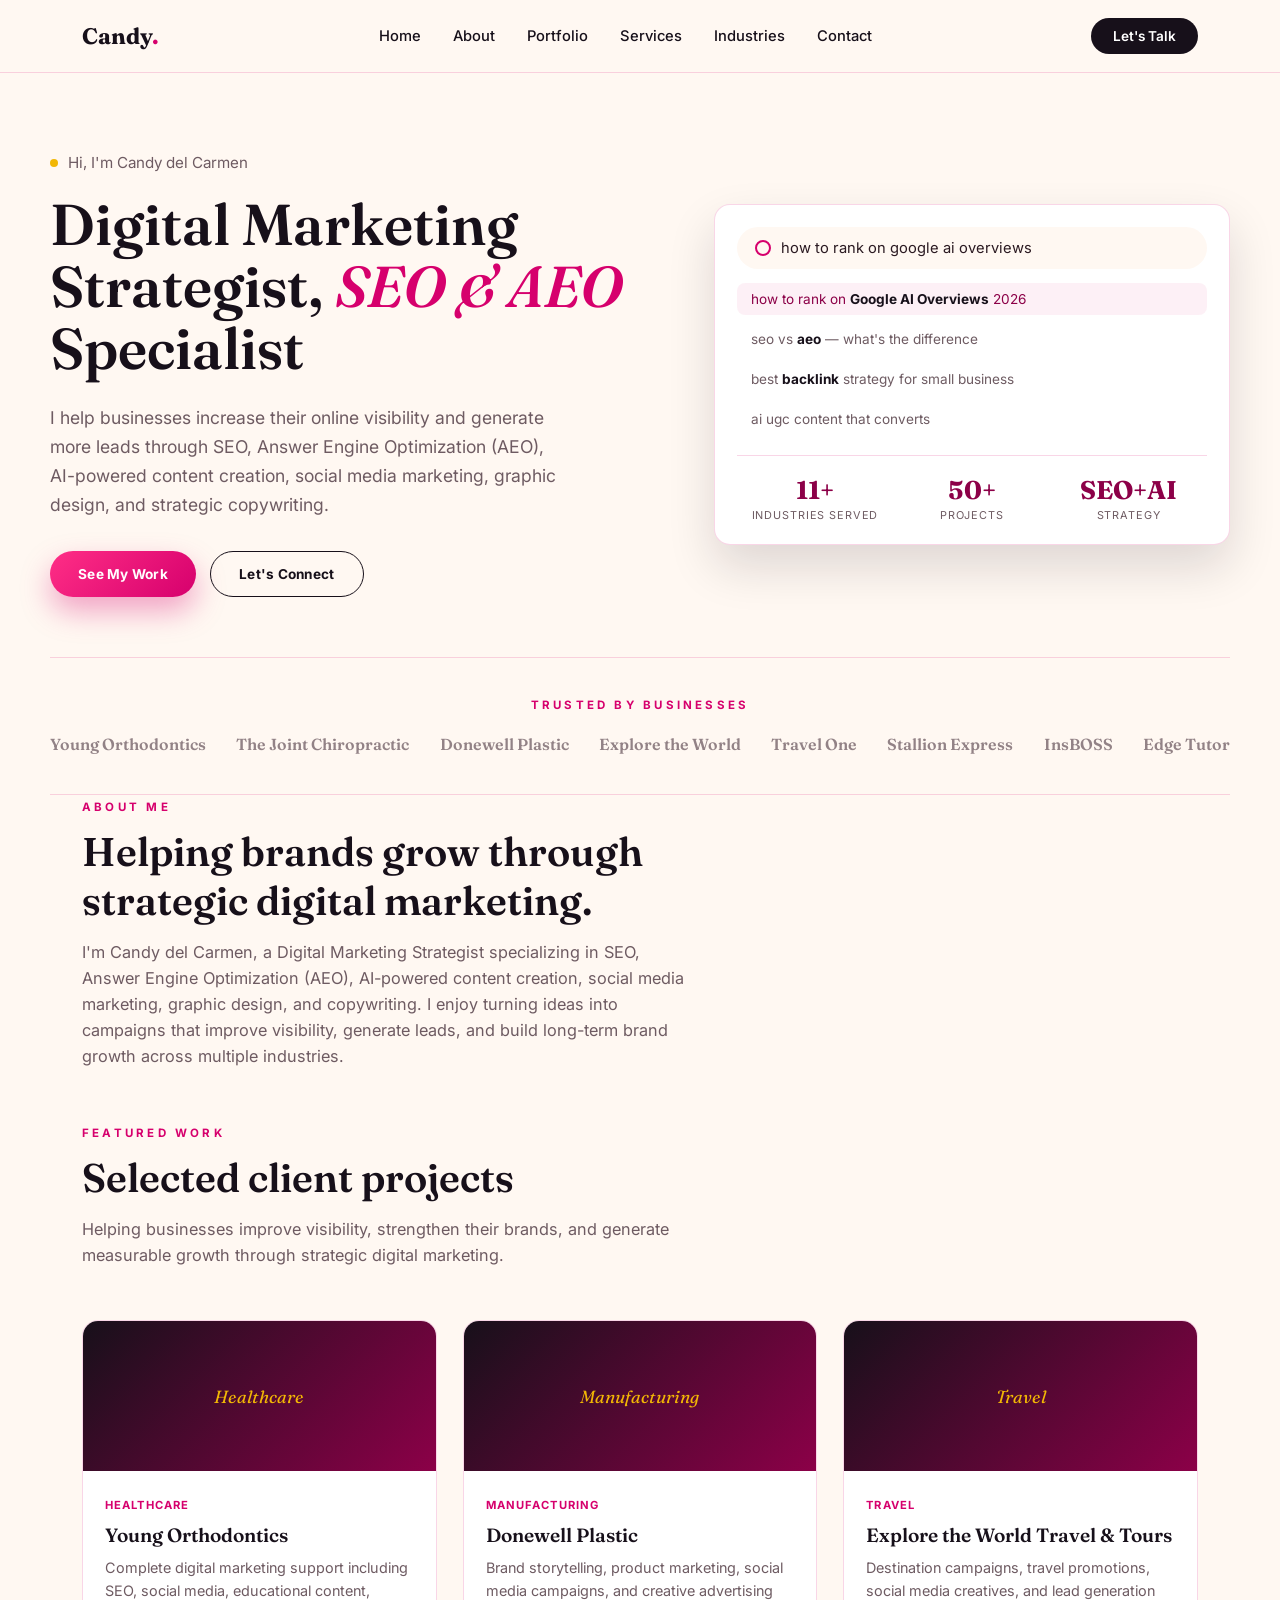
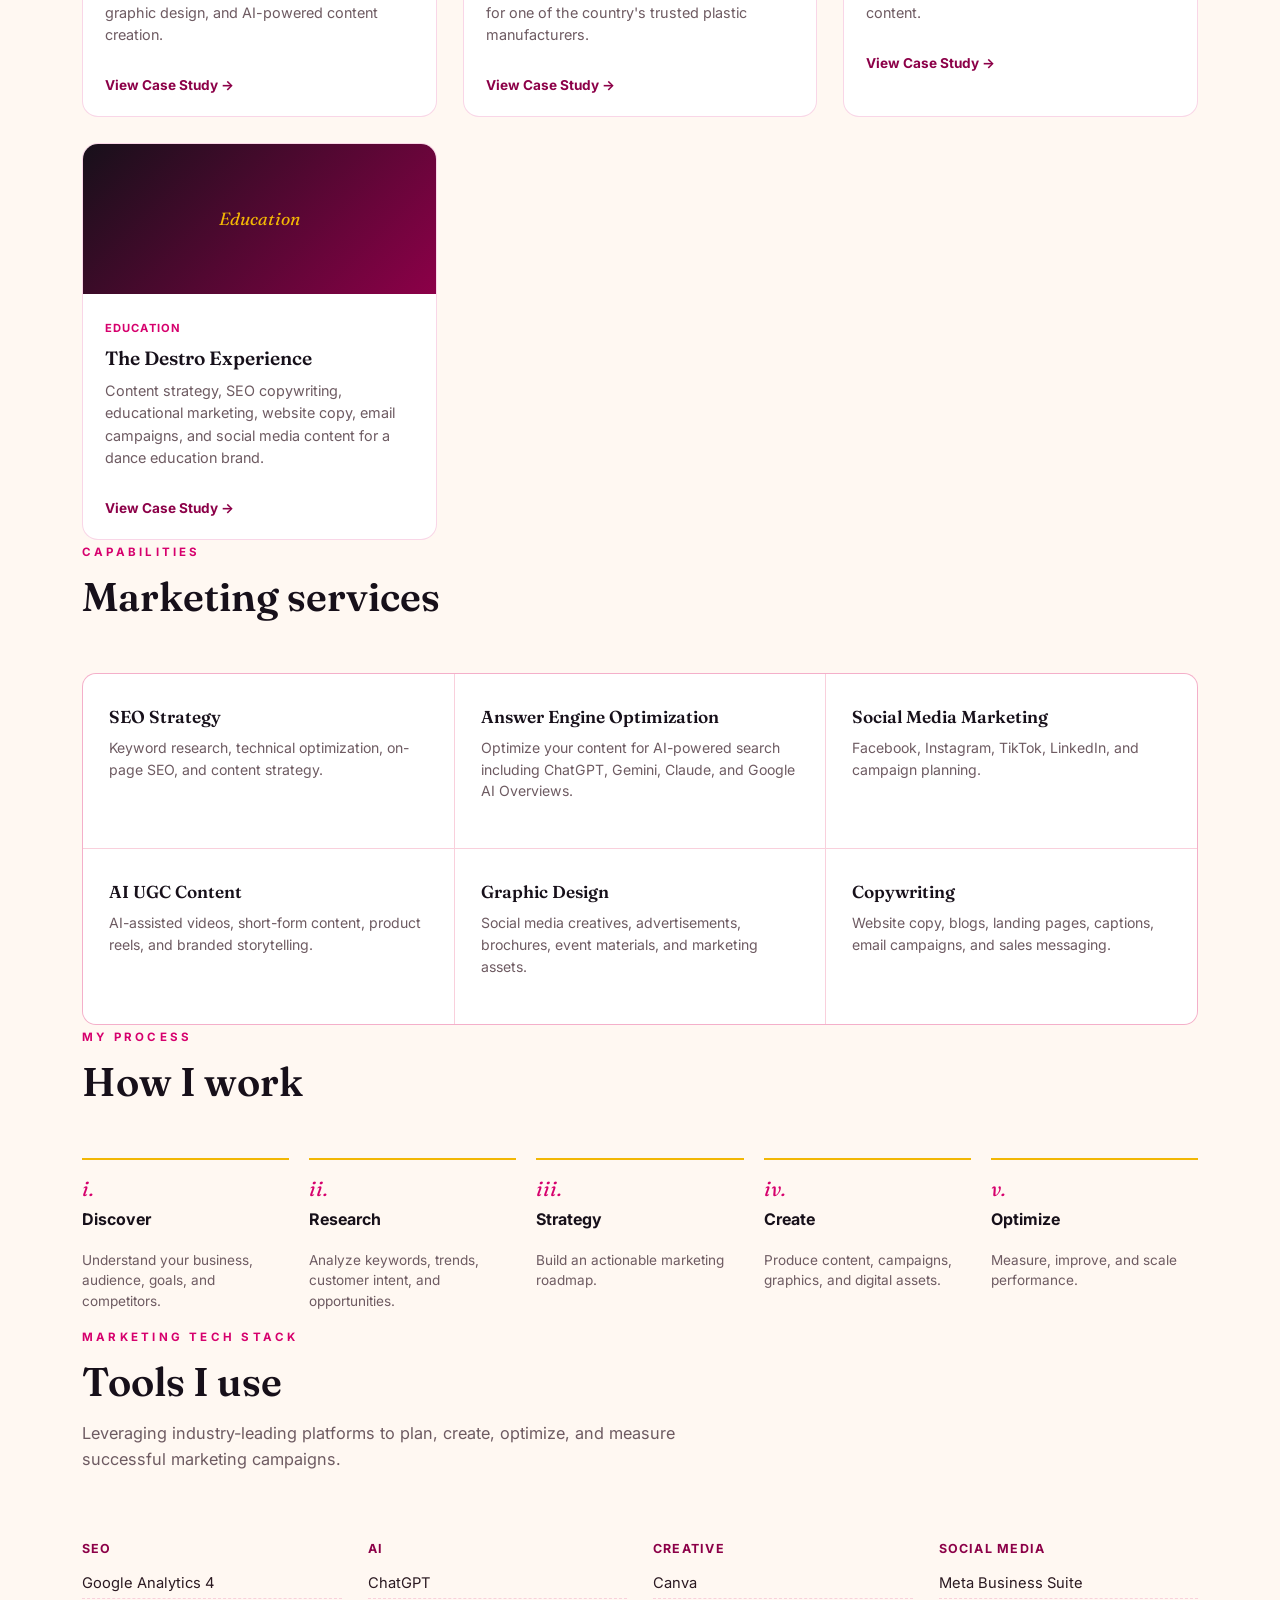
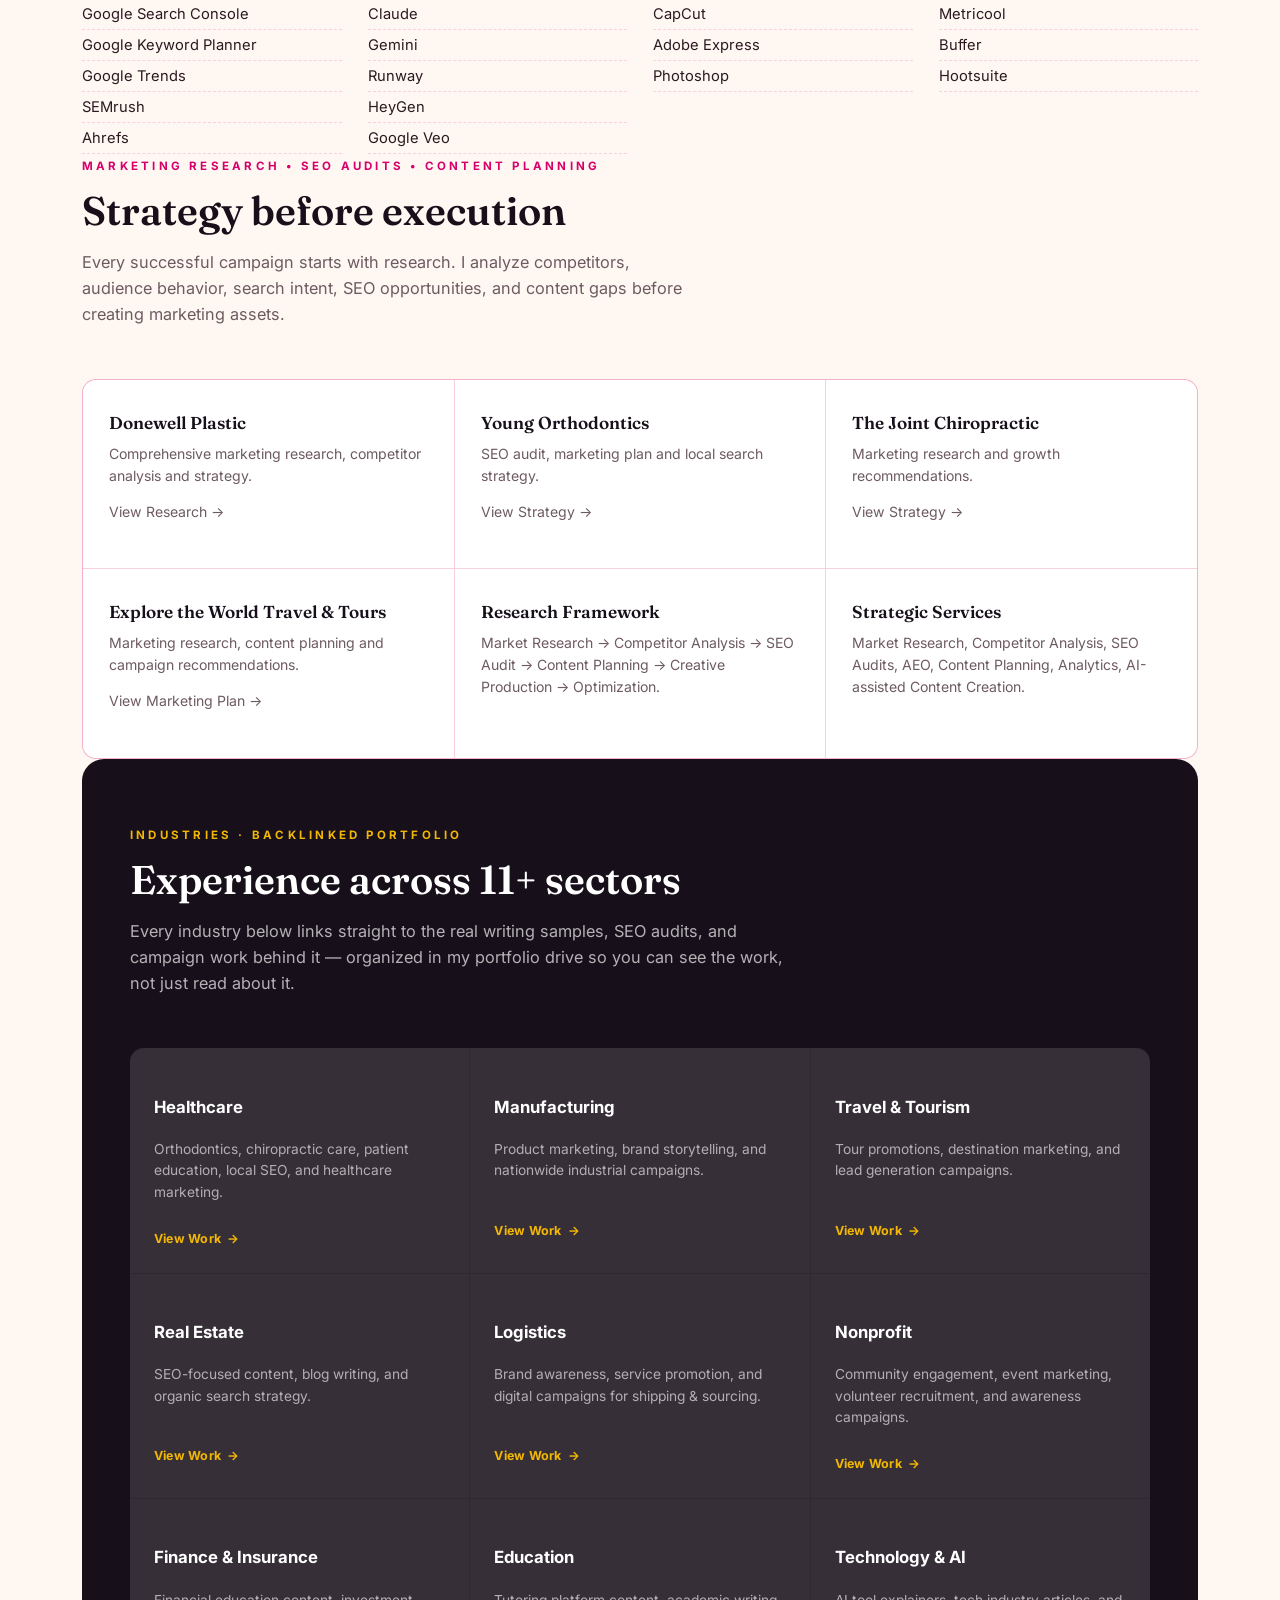
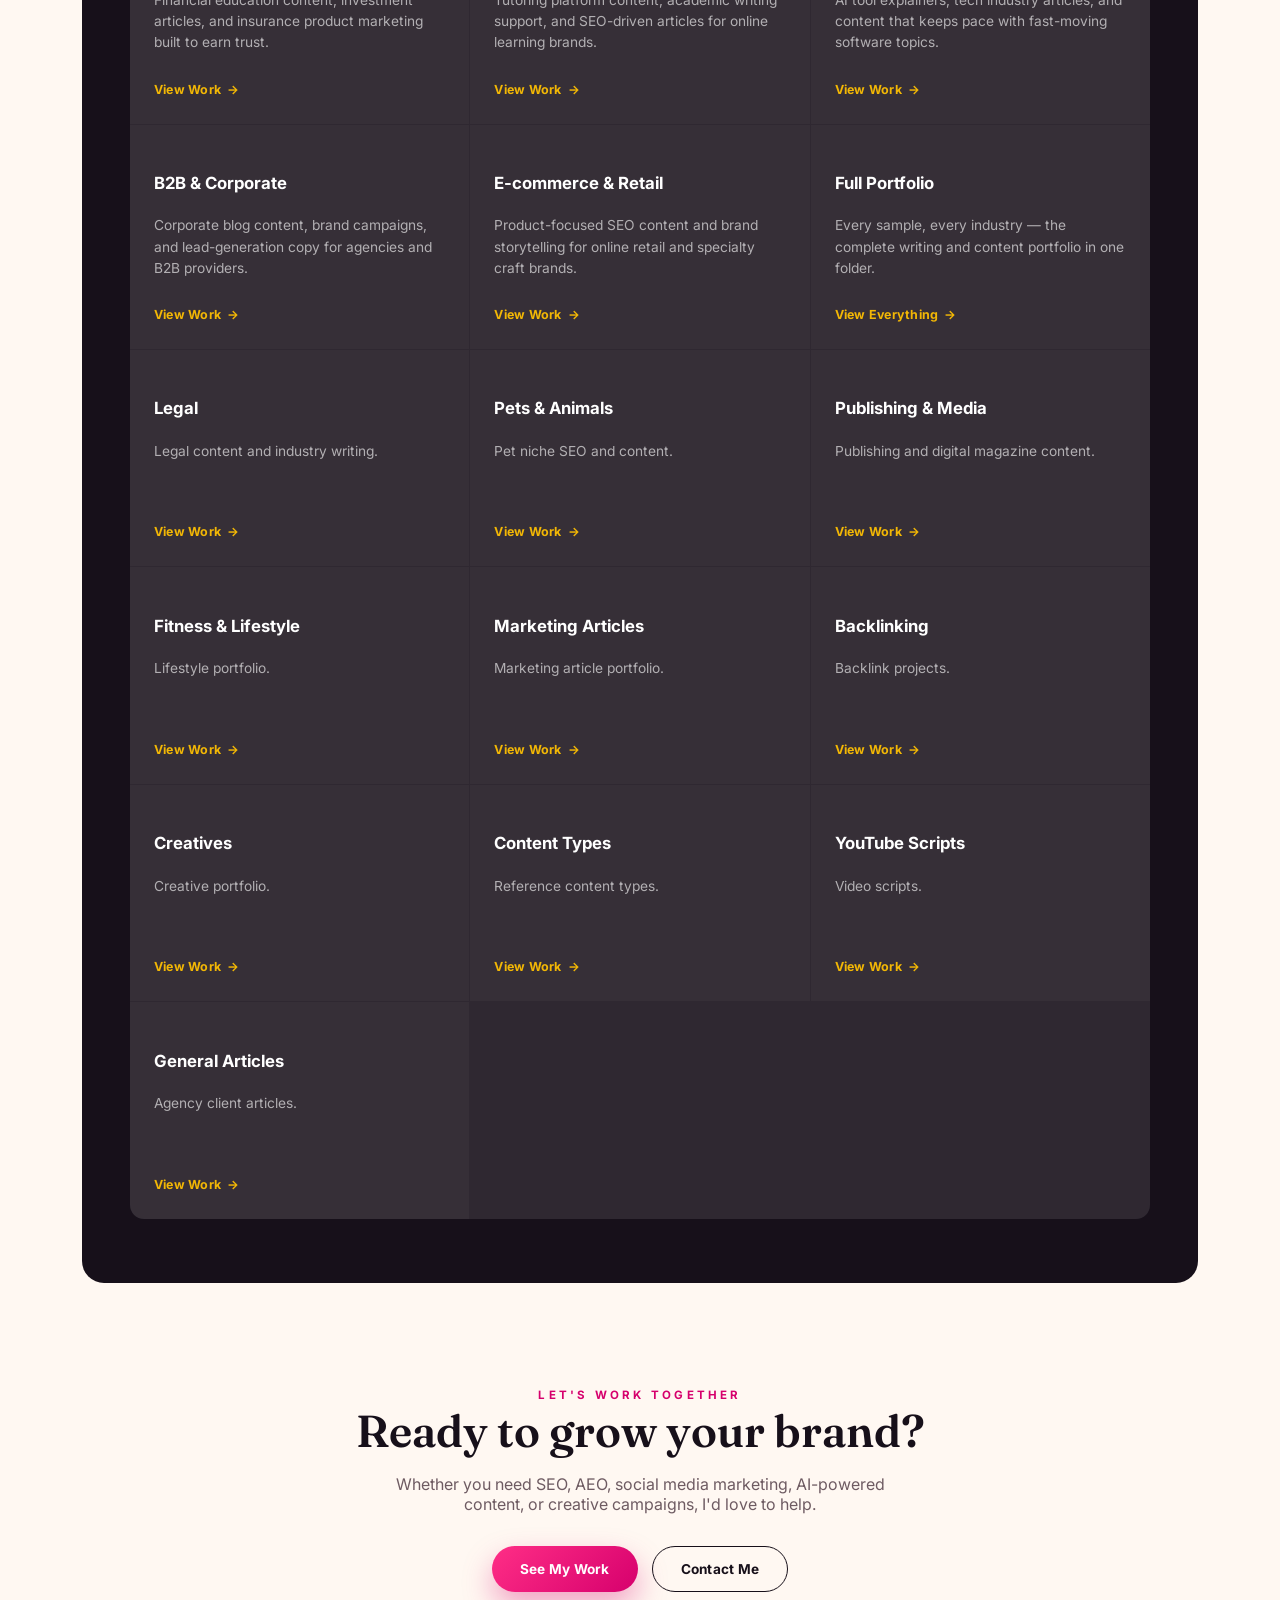
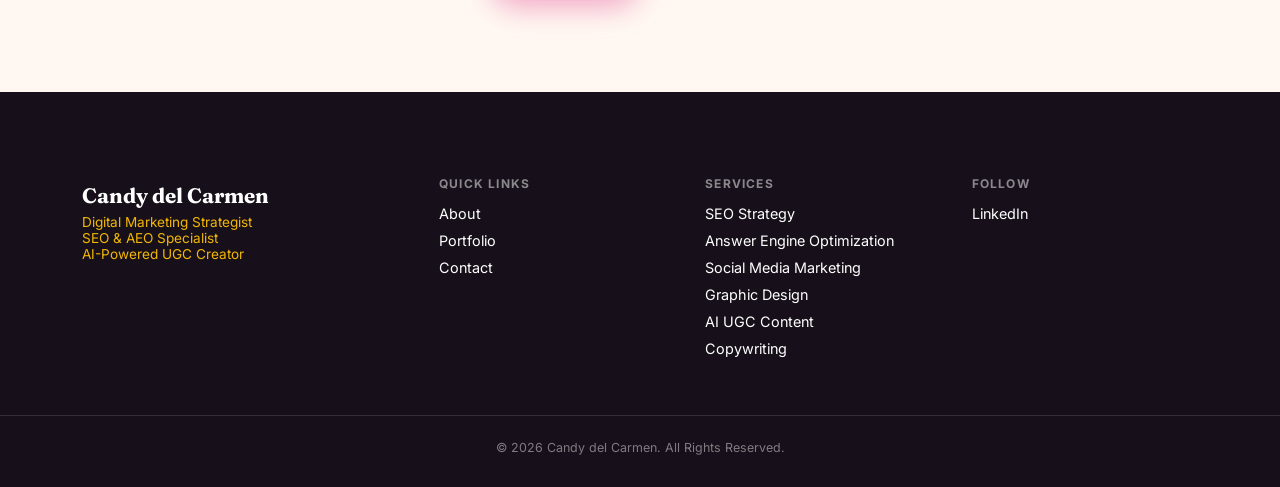
<file: index_updated.html>
<!DOCTYPE html>

<html lang="en">
<head>
<meta charset="utf-8"/>
<meta content="width=device-width, initial-scale=1.0" name="viewport"/>
<title>Candy del Carmen | Digital Marketing Strategist</title>
<meta content="Portfolio of Candy del Carmen, Digital Marketing Strategist specializing in SEO, AEO, Social Media Marketing, AI-Powered UGC Content, Graphic Design, and Copywriting." name="description"/>
<link href="https://fonts.googleapis.com" rel="preconnect"/>
<link href="https://fonts.googleapis.com/css2?family=Fraunces:ital,opsz,wght@0,9..144,500;0,9..144,600;0,9..144,700;1,9..144,500;1,9..144,600&amp;family=Inter:wght@400;500;600;700;800&amp;display=swap" rel="stylesheet"/>
<style>
  :root{
    --ink:#17101A; --ink-soft:#2B1A22;
    --magenta:#D6006D; --magenta-deep:#8C0048; --magenta-bright:#FF2E86;
    --gold:#F2B705; --gold-deep:#C9950A;
    --cream:#FFF8F2; --surface:#FFFFFF;
    --slate:#6E5B62; --line:rgba(214,0,109,0.16);
    --shadow:0 22px 48px rgba(23,16,26,0.14);
  }
  *{box-sizing:border-box;}
  html{scroll-behavior:smooth;}
  body{margin:0;background:var(--cream);color:var(--ink);font-family:'Inter',sans-serif;-webkit-font-smoothing:antialiased;}
  h1,h2,h3,.serif{font-family:'Fraunces',serif;font-weight:600;margin:0;}
  a{color:inherit;text-decoration:none;}
  img{max-width:100%;display:block;}
  ul{margin:0;padding:0;list-style:none;}
  .wrap{max-width:1180px;margin:0 auto;padding:0 32px;}
  .eyebrow{font-size:0.72rem;letter-spacing:0.28em;text-transform:uppercase;color:var(--magenta);font-weight:700;}

  /* NAV */
  nav.site-nav{position:sticky;top:0;z-index:50;background:rgba(255,248,242,0.92);backdrop-filter:blur(8px);border-bottom:1px solid var(--line);}
  .nav-inner{max-width:1180px;margin:0 auto;padding:18px 32px;display:flex;align-items:center;justify-content:space-between;}
  .logo{font-family:'Fraunces',serif;font-weight:700;font-size:1.4rem;color:var(--ink);}
  .logo span{color:var(--magenta);}
  .nav-links{display:flex;gap:32px;font-size:0.92rem;font-weight:500;}
  .nav-links a:hover{color:var(--magenta);}
  .nav-cta{background:var(--ink);color:#fff;padding:10px 22px;border-radius:999px;font-size:0.85rem;font-weight:600;}
  .nav-cta:hover{background:var(--magenta);}
  @media(max-width:800px){.nav-links{display:none;}}

  /* HERO */
  .hero{padding:80px 0 60px;display:grid;grid-template-columns:1fr 0.85fr;gap:56px;align-items:center;}
  .hero-eyebrow{display:flex;align-items:center;gap:10px;margin-bottom:22px;font-size:0.95rem;color:var(--slate);}
  .hero-eyebrow .dot{width:8px;height:8px;border-radius:50%;background:var(--gold);}
  .hero h1{font-size:clamp(2.4rem,4.6vw,3.6rem);line-height:1.08;color:var(--ink);}
  .hero h1 em{font-style:italic;color:var(--magenta);}
  .hero p.lead{margin-top:22px;font-size:1.1rem;line-height:1.65;color:var(--slate);max-width:520px;}
  .hero-ctas{display:flex;gap:14px;margin-top:32px;flex-wrap:wrap;}
  .btn{padding:14px 28px;border-radius:999px;font-size:0.85rem;font-weight:700;letter-spacing:0.02em;display:inline-flex;align-items:center;gap:8px;transition:all .2s ease;}
  .btn-solid{background:linear-gradient(135deg,var(--magenta-bright),var(--magenta));color:#fff;box-shadow:0 14px 30px rgba(214,0,109,0.35);}
  .btn-solid:hover{transform:translateY(-2px);}
  .btn-line{border:1.5px solid var(--ink);color:var(--ink);}
  .btn-line:hover{background:var(--ink);color:#fff;}

  /* search-bar signature motif */
  .query-card{background:var(--surface);border-radius:16px;box-shadow:var(--shadow);padding:22px;border:1px solid var(--line);}
  .query-bar{display:flex;align-items:center;gap:10px;background:var(--cream);border-radius:999px;padding:12px 18px;font-size:0.92rem;color:var(--ink-soft);}
  .query-bar .g{width:16px;height:16px;border-radius:50%;border:2px solid var(--magenta);flex-shrink:0;}
  .query-suggestions{margin-top:14px;display:flex;flex-direction:column;gap:8px;}
  .query-suggestions div{font-size:0.85rem;color:var(--slate);padding:8px 14px;border-radius:8px;}
  .query-suggestions div:hover, .query-suggestions div.hi{background:rgba(214,0,109,0.06);color:var(--magenta-deep);}
  .query-suggestions b{color:var(--ink);}
  .stat-row{display:flex;gap:0;margin-top:20px;border-top:1px solid var(--line);padding-top:18px;}
  .stat-row .stat{flex:1;text-align:center;}
  .stat-row .num{font-family:'Fraunces',serif;font-size:1.6rem;font-weight:700;color:var(--magenta-deep);}
  .stat-row .label{font-size:0.68rem;text-transform:uppercase;letter-spacing:0.08em;color:var(--slate);margin-top:2px;}

  /* TRUSTED BY */
  .trusted{padding:40px 0;border-top:1px solid var(--line);border-bottom:1px solid var(--line);}
  .trusted .eyebrow{display:block;text-align:center;margin-bottom:22px;}
  .logo-row{display:flex;justify-content:space-between;align-items:center;flex-wrap:wrap;gap:24px;opacity:0.75;}
  .logo-row span{font-family:'Fraunces',serif;font-weight:600;font-size:1rem;color:var(--slate);}

  section{padding:96px 0;}
  .section-head{max-width:620px;margin-bottom:52px;}
  .section-head h2{font-size:clamp(1.9rem,3.2vw,2.5rem);color:var(--ink);margin-top:12px;}
  .section-head p{margin-top:14px;color:var(--slate);font-size:1.02rem;line-height:1.6;}

  /* FEATURED WORK */
  .work-grid{display:grid;grid-template-columns:repeat(3,1fr);gap:26px;}
  .work-card{background:var(--surface);border-radius:16px;overflow:hidden;border:1px solid var(--line);transition:transform .2s ease, box-shadow .2s ease;}
  .work-card:hover{transform:translateY(-4px);box-shadow:var(--shadow);}
  .work-thumb{height:150px;background:linear-gradient(135deg,var(--ink),var(--magenta-deep));display:flex;align-items:center;justify-content:center;color:var(--gold);font-family:'Fraunces',serif;font-style:italic;font-size:1.1rem;}
  .work-body{padding:22px;}
  .work-tag{font-size:0.7rem;text-transform:uppercase;letter-spacing:0.1em;color:var(--magenta);font-weight:700;}
  .work-body h3{margin-top:10px;font-size:1.2rem;color:var(--ink);}
  .work-body p{margin-top:10px;font-size:0.9rem;color:var(--slate);line-height:1.55;}
  .work-link{margin-top:16px;display:inline-block;font-size:0.85rem;font-weight:700;color:var(--magenta-deep);}

  /* SERVICES */
  .services-grid{display:grid;grid-template-columns:repeat(3,1fr);gap:1px;background:var(--line);border:1px solid var(--line);border-radius:14px;overflow:hidden;}
  .svc{background:var(--surface);padding:32px 26px;}
  .svc h3{font-size:1.08rem;color:var(--ink);}
  .svc p{margin-top:10px;font-size:0.88rem;color:var(--slate);line-height:1.55;}

  /* PROCESS */
  .process-row{display:grid;grid-template-columns:repeat(5,1fr);gap:20px;}
  .proc{border-top:2px solid var(--gold);padding-top:16px;}
  .proc .n{font-family:'Fraunces',serif;font-style:italic;color:var(--magenta);font-size:1.3rem;}
  .proc h4{margin-top:8px;font-size:1rem;color:var(--ink);}
  .proc p{margin-top:8px;font-size:0.85rem;color:var(--slate);line-height:1.5;}

  /* TOOLS */
  .tools-grid{display:grid;grid-template-columns:repeat(4,1fr);gap:26px;}
  .tool-cat h4{font-size:0.78rem;text-transform:uppercase;letter-spacing:0.1em;color:var(--magenta-deep);margin-bottom:12px;}
  .tool-cat li{font-size:0.92rem;color:var(--ink-soft);padding:6px 0;border-bottom:1px dashed var(--line);}

  /* INDUSTRIES */
  .industries-band{background:var(--ink);border-radius:22px;padding:64px 48px;color:#fff;}
  .industries-band .section-head{max-width:680px;}
  .industries-band .section-head h2{color:#fff;}
  .industries-band .eyebrow{color:var(--gold);}
  .industries-band .section-head p{color:rgba(255,255,255,0.68);}
  .ind-grid{display:grid;grid-template-columns:repeat(3,1fr);gap:1px;background:rgba(255,255,255,0.1);border-radius:14px;overflow:hidden;}
  .ind-card{background:rgba(255,255,255,0.03);padding:26px 24px;transition:background .2s ease;}
  .ind-card:hover{background:rgba(255,255,255,0.08);}
  .ind-card h4{font-size:1.05rem;color:#fff;}
  .ind-card p{margin-top:8px;font-size:0.86rem;color:rgba(255,255,255,0.62);line-height:1.55;min-height:56px;}
  .ind-link{margin-top:14px;display:inline-flex;align-items:center;gap:6px;font-size:0.78rem;font-weight:700;color:var(--gold);letter-spacing:0.02em;}
  .ind-link:hover{color:#fff;}
  .ind-link::after{content:"→";transition:transform .2s ease;}
  .ind-link:hover::after{transform:translateX(3px);}

  /* CTA */
  .cta-final{text-align:center;padding:100px 0;}
  .cta-final h2{font-size:clamp(2rem,4vw,2.8rem);color:var(--ink);}
  .cta-final p{margin:16px auto 32px;max-width:520px;color:var(--slate);}
  .cta-buttons{display:flex;gap:14px;justify-content:center;flex-wrap:wrap;}

  footer{background:var(--ink);color:#fff;padding:64px 0 32px;}
  .footer-grid{display:grid;grid-template-columns:1.4fr 1fr 1fr 1fr;gap:40px;}
  .footer-grid h4{font-family:'Fraunces',serif;font-size:1.3rem;margin-bottom:6px;}
  .footer-grid .role{color:var(--gold);font-size:0.85rem;}
  .footer-col h5{font-size:0.75rem;text-transform:uppercase;letter-spacing:0.1em;color:rgba(255,255,255,0.5);margin-bottom:14px;}
  .footer-col li{margin-bottom:10px;font-size:0.9rem;}
  .footer-col a:hover{color:var(--gold);}
  .footer-bottom{margin-top:48px;padding-top:24px;border-top:1px solid rgba(255,255,255,0.12);font-size:0.78rem;color:rgba(255,255,255,0.45);text-align:center;}

  @media(max-width:900px){
    .hero{grid-template-columns:1fr;}
    .work-grid,.services-grid,.tools-grid,.ind-grid{grid-template-columns:repeat(2,1fr);}
    .process-row{grid-template-columns:repeat(2,1fr);}
    .footer-grid{grid-template-columns:1fr 1fr;}
  }
  @media(max-width:560px){
    .work-grid,.services-grid,.tools-grid,.ind-grid,.process-row{grid-template-columns:1fr;}
    .footer-grid{grid-template-columns:1fr;}
    .wrap{padding:0 20px;}
  }
</style>
</head>
<body>
<nav class="site-nav">
<div class="nav-inner">
<a class="logo" href="#home">Candy<span>.</span></a>
<div class="nav-links">
<a href="#home">Home</a>
<a href="#about">About</a>
<a href="#portfolio">Portfolio</a>
<a href="#services">Services</a>
<a href="#industries">Industries</a>
<a href="#contact">Contact</a>
</div>
<a class="nav-cta" href="mailto:gandy327@gmail.com">Let's Talk</a>
</div>
</nav>
<header class="wrap hero" id="home">
<div>
<div class="hero-eyebrow"><span class="dot"></span> Hi, I'm Candy del Carmen</div>
<h1>Digital Marketing Strategist, <em>SEO &amp; AEO</em> Specialist</h1>
<p class="lead">I help businesses increase their online visibility and generate more leads through SEO, Answer Engine Optimization (AEO), AI-powered content creation, social media marketing, graphic design, and strategic copywriting.</p>
<div class="hero-ctas">
<a class="btn btn-solid" href="https://drive.google.com/drive/folders/1dn5pqoir67HijF6TcpmRmqINBR0_4WQv?usp=drive_link" rel="noopener" target="_blank">See My Work</a>
<a class="btn btn-line" href="mailto:gandy327@gmail.com">Let's Connect</a>
</div>
</div>
<div class="query-card">
<div class="query-bar"><span class="g"></span> how to rank on google ai overviews</div>
<div class="query-suggestions">
<div class="hi">how to rank on <b>Google AI Overviews</b> 2026</div>
<div>seo vs <b>aeo</b> — what's the difference</div>
<div>best <b>backlink</b> strategy for small business</div>
<div>ai ugc content that converts</div>
</div>
<div class="stat-row">
<div class="stat"><div class="num">11+</div><div class="label">Industries Served</div></div>
<div class="stat"><div class="num">50+</div><div class="label">Projects</div></div>
<div class="stat"><div class="num">SEO+AI</div><div class="label">Strategy</div></div>
</div>
</div>
</header>
<div class="trusted wrap">
<span class="eyebrow">Trusted by Businesses</span>
<div class="logo-row">
<span>Young Orthodontics</span>
<span>The Joint Chiropractic</span>
<span>Donewell Plastic</span>
<span>Explore the World</span>
<span>Travel One</span>
<span>Stallion Express</span>
<span>InsBOSS</span>
<span>Edge Tutor</span>
</div>
</div>
<section class="wrap" id="about">
<div class="section-head">
<span class="eyebrow">About Me</span>
<h2>Helping brands grow through strategic digital marketing.</h2>
<p>I'm Candy del Carmen, a Digital Marketing Strategist specializing in SEO, Answer Engine Optimization (AEO), AI-powered content creation, social media marketing, graphic design, and copywriting. I enjoy turning ideas into campaigns that improve visibility, generate leads, and build long-term brand growth across multiple industries.</p>
</div>
</section>
<section class="wrap" id="portfolio">
<div class="section-head">
<span class="eyebrow">Featured Work</span>
<h2>Selected client projects</h2>
<p>Helping businesses improve visibility, strengthen their brands, and generate measurable growth through strategic digital marketing.</p>
</div>
<div class="work-grid">
<div class="work-card">
<div class="work-thumb">Healthcare</div>
<div class="work-body">
<span class="work-tag">Healthcare</span>
<h3>Young Orthodontics</h3>
<p>Complete digital marketing support including SEO, social media, educational content, graphic design, and AI-powered content creation.</p>
<a class="work-link" href="https://docs.google.com/document/d/1BS8VY9KEM27kXcl_0T5vee7i6rBJvag4yg1dOZaLuF4/edit?usp=drive_link" rel="noopener" target="_blank">View Case Study →</a>
</div>
</div>
<div class="work-card">
<div class="work-thumb">Manufacturing</div>
<div class="work-body">
<span class="work-tag">Manufacturing</span>
<h3>Donewell Plastic</h3>
<p>Brand storytelling, product marketing, social media campaigns, and creative advertising for one of the country's trusted plastic manufacturers.</p>
<a class="work-link" href="https://docs.google.com/document/d/1tLTaI_3Dg7xemcfk3BejX4d2bFOSCPwtpaZPBt2erZQ/edit?usp=drive_link" rel="noopener" target="_blank">View Case Study →</a>
</div>
</div>
<div class="work-card">
<div class="work-thumb">Travel</div>
<div class="work-body">
<span class="work-tag">Travel</span>
<h3>Explore the World Travel &amp; Tours</h3>
<p>Destination campaigns, travel promotions, social media creatives, and lead generation content.</p>
<a class="work-link" href="https://docs.google.com/document/d/1C17aRttNvfCcprFAqQpUwqhjuuPJm6CZEte1Pb8bfao/edit?usp=drive_link" rel="noopener" target="_blank">View Case Study →</a>
</div>
</div>
<div class="work-card">
<div class="work-thumb">Education</div>
<div class="work-body">
<span class="work-tag">Education</span>
<h3>The Destro Experience</h3>
<p>Content strategy, SEO copywriting, educational marketing, website copy, email campaigns, and social media content for a dance education brand.</p>
<a class="work-link" href="https://docs.google.com/document/d/17AKr-Tb-nMe9_teiZw2wBlUUt5a18rr5WzT8AiJI0E8/edit?usp=drive_link" rel="noopener" target="_blank">View Case Study →</a>
</div>
</div></div>
</section>
<section class="wrap" id="services">
<div class="section-head">
<span class="eyebrow">Capabilities</span>
<h2>Marketing services</h2>
</div>
<div class="services-grid">
<div class="svc"><h3>SEO Strategy</h3><p>Keyword research, technical optimization, on-page SEO, and content strategy.</p></div>
<div class="svc"><h3>Answer Engine Optimization</h3><p>Optimize your content for AI-powered search including ChatGPT, Gemini, Claude, and Google AI Overviews.</p></div>
<div class="svc"><h3>Social Media Marketing</h3><p>Facebook, Instagram, TikTok, LinkedIn, and campaign planning.</p></div>
<div class="svc"><h3>AI UGC Content</h3><p>AI-assisted videos, short-form content, product reels, and branded storytelling.</p></div>
<div class="svc"><h3>Graphic Design</h3><p>Social media creatives, advertisements, brochures, event materials, and marketing assets.</p></div>
<div class="svc"><h3>Copywriting</h3><p>Website copy, blogs, landing pages, captions, email campaigns, and sales messaging.</p></div>
</div>
</section>
<section class="wrap">
<div class="section-head">
<span class="eyebrow">My Process</span>
<h2>How I work</h2>
</div>
<div class="process-row">
<div class="proc"><div class="n">i.</div><h4>Discover</h4><p>Understand your business, audience, goals, and competitors.</p></div>
<div class="proc"><div class="n">ii.</div><h4>Research</h4><p>Analyze keywords, trends, customer intent, and opportunities.</p></div>
<div class="proc"><div class="n">iii.</div><h4>Strategy</h4><p>Build an actionable marketing roadmap.</p></div>
<div class="proc"><div class="n">iv.</div><h4>Create</h4><p>Produce content, campaigns, graphics, and digital assets.</p></div>
<div class="proc"><div class="n">v.</div><h4>Optimize</h4><p>Measure, improve, and scale performance.</p></div>
</div>
</section>
<section class="wrap">
<div class="section-head">
<span class="eyebrow">Marketing Tech Stack</span>
<h2>Tools I use</h2>
<p>Leveraging industry-leading platforms to plan, create, optimize, and measure successful marketing campaigns.</p>
</div>
<div class="tools-grid">
<div class="tool-cat"><h4>SEO</h4><ul><li>Google Analytics 4</li><li>Google Search Console</li><li>Google Keyword Planner</li><li>Google Trends</li><li>SEMrush</li><li>Ahrefs</li></ul></div>
<div class="tool-cat"><h4>AI</h4><ul><li>ChatGPT</li><li>Claude</li><li>Gemini</li><li>Runway</li><li>HeyGen</li><li>Google Veo</li></ul></div>
<div class="tool-cat"><h4>Creative</h4><ul><li>Canva</li><li>CapCut</li><li>Adobe Express</li><li>Photoshop</li></ul></div>
<div class="tool-cat"><h4>Social Media</h4><ul><li>Meta Business Suite</li><li>Metricool</li><li>Buffer</li><li>Hootsuite</li></ul></div>
</div>
</section>

<section class="wrap" id="strategy">
<div class="section-head">
<span class="eyebrow">Marketing Research • SEO Audits • Content Planning</span>
<h2>Strategy before execution</h2>
<p>Every successful campaign starts with research. I analyze competitors, audience behavior, search intent, SEO opportunities, and content gaps before creating marketing assets.</p>
</div>
<div class="services-grid">
<div class="svc"><h3>Donewell Plastic</h3><p>Comprehensive marketing research, competitor analysis and strategy.</p><p><a href="https://drive.google.com/file/d/1cqSDuStNAEW3oIWcRslcIWW4pF5G0S53/view?usp=drive_link" rel="noopener" target="_blank">View Research →</a></p></div>
<div class="svc"><h3>Young Orthodontics</h3><p>SEO audit, marketing plan and local search strategy.</p><p><a href="https://docs.google.com/document/d/1UbX18UGtSCGkN1_idtud03x7GLVQnrjX/edit?usp=drive_link" rel="noopener" target="_blank">View Strategy →</a></p></div>
<div class="svc"><h3>The Joint Chiropractic</h3><p>Marketing research and growth recommendations.</p><p><a href="https://docs.google.com/document/d/1HMvj8zjH2bnsCdx7HWw10H8b7TJ_FbZ7zh8DYDBfsd8/edit?usp=drive_link" rel="noopener" target="_blank">View Strategy →</a></p></div>
<div class="svc"><h3>Explore the World Travel &amp; Tours</h3><p>Marketing research, content planning and campaign recommendations.</p><p><a href="https://docs.google.com/document/d/1By8MShifpPvBrsORC5HAKIC3a0OicDIRdP66jQFibKI/edit?usp=sharing" rel="noopener" target="_blank">View Marketing Plan →</a></p></div>
<div class="svc"><h3>Research Framework</h3><p>Market Research → Competitor Analysis → SEO Audit → Content Planning → Creative Production → Optimization.</p></div>
<div class="svc"><h3>Strategic Services</h3><p>Market Research, Competitor Analysis, SEO Audits, AEO, Content Planning, Analytics, AI-assisted Content Creation.</p></div>
</div>
</section>
<section class="wrap" id="industries">
<div class="industries-band">
<div class="section-head">
<span class="eyebrow">Industries · Backlinked Portfolio</span>
<h2>Experience across 11+ sectors</h2>
<p>Every industry below links straight to the real writing samples, SEO audits, and campaign work behind it — organized in my portfolio drive so you can see the work, not just read about it.</p>
</div>
<div class="ind-grid">
<div class="ind-card">
<h4>Healthcare</h4>
<p>Orthodontics, chiropractic care, patient education, local SEO, and healthcare marketing.</p>
<a class="ind-link" href="https://drive.google.com/drive/folders/1uY5oIPuX75k_zRpRP3yrav85h0eclNsN?usp=drive_link" rel="noopener" target="_blank">View Work</a>
</div>
<div class="ind-card">
<h4>Manufacturing</h4>
<p>Product marketing, brand storytelling, and nationwide industrial campaigns.</p>
<a class="ind-link" href="https://drive.google.com/drive/folders/1ihtpCmL63fdchowMLPHTEKiSlvoIxu9V?usp=drive_link" rel="noopener" target="_blank">View Work</a>
</div>
<div class="ind-card">
<h4>Travel &amp; Tourism</h4>
<p>Tour promotions, destination marketing, and lead generation campaigns.</p>
<a class="ind-link" href="https://drive.google.com/drive/folders/17I4IlYPs5oNczvL1q5khty4zUOzCtFpm?usp=drive_link" rel="noopener" target="_blank">View Work</a>
</div>
<div class="ind-card">
<h4>Real Estate</h4>
<p>SEO-focused content, blog writing, and organic search strategy.</p>
<a class="ind-link" href="https://drive.google.com/drive/folders/1oHhbUujBIeKLYQd-CjwnPFk_L5QGVnwz?usp=drive_link" rel="noopener" target="_blank">View Work</a>
</div>
<div class="ind-card">
<h4>Logistics</h4>
<p>Brand awareness, service promotion, and digital campaigns for shipping &amp; sourcing.</p>
<a class="ind-link" href="https://drive.google.com/drive/folders/1TO1gmOT0Z5ozi0xqERhWjoNoAjj_62C9?usp=drive_link" rel="noopener" target="_blank">View Work</a>
</div>
<div class="ind-card">
<h4>Nonprofit</h4>
<p>Community engagement, event marketing, volunteer recruitment, and awareness campaigns.</p>
<a class="ind-link" href="https://drive.google.com/drive/folders/1q7hUUEkBl8iSJCrhnYE8s1PDGxmF2AoB?usp=drive_link" rel="noopener" target="_blank">View Work</a>
</div>
<div class="ind-card">
<h4>Finance &amp; Insurance</h4>
<p>Financial education content, investment articles, and insurance product marketing built to earn trust.</p>
<a class="ind-link" href="https://drive.google.com/drive/folders/1cE9CdJS1xyIqe3hzzsRFDs7KrmqKEO_J?usp=drive_link" rel="noopener" target="_blank">View Work</a>
</div>
<div class="ind-card">
<h4>Education</h4>
<p>Tutoring platform content, academic writing support, and SEO-driven articles for online learning brands.</p>
<a class="ind-link" href="https://drive.google.com/drive/folders/1xKqU-g7Y7eIlNjcivDVAndCFObDuoEn3?usp=drive_link" rel="noopener" target="_blank">View Work</a>
</div>
<div class="ind-card">
<h4>Technology &amp; AI</h4>
<p>AI tool explainers, tech industry articles, and content that keeps pace with fast-moving software topics.</p>
<a class="ind-link" href="https://drive.google.com/drive/folders/1UpsCTAKO86sd7zrDYJm1JLD8XeEkdCpC" rel="noopener" target="_blank">View Work</a>
</div>
<div class="ind-card">
<h4>B2B &amp; Corporate</h4>
<p>Corporate blog content, brand campaigns, and lead-generation copy for agencies and B2B providers.</p>
<a class="ind-link" href="https://drive.google.com/drive/folders/1v7EhGAHsoThWtWsRiUHU76FLPT5z5P9Y" rel="noopener" target="_blank">View Work</a>
</div>
<div class="ind-card">
<h4>E-commerce &amp; Retail</h4>
<p>Product-focused SEO content and brand storytelling for online retail and specialty craft brands.</p>
<a class="ind-link" href="https://drive.google.com/drive/folders/1b51R6AlAnzpstZz6dA1-2f6XzfJEtaBQ" rel="noopener" target="_blank">View Work</a>
</div>
<div class="ind-card">
<h4>Full Portfolio</h4>
<p>Every sample, every industry — the complete writing and content portfolio in one folder.</p>
<a class="ind-link" href="https://drive.google.com/drive/folders/1dn5pqoir67HijF6TcpmRmqINBR0_4WQv?usp=drive_link" rel="noopener" target="_blank">View Everything</a>
</div>
<div class="ind-card"><h4>Legal</h4><p>Legal content and industry writing.</p><a class="ind-link" href="https://drive.google.com/drive/folders/1N7DjzafcCq-hYjH5_iTw2WT8_kdALZdw?usp=drive_link" rel="noopener" target="_blank">View Work</a></div><div class="ind-card"><h4>Pets &amp; Animals</h4><p>Pet niche SEO and content.</p><a class="ind-link" href="https://drive.google.com/drive/folders/1vBJN_-xuq_PqGy2Sq0YGSELaD63BqzFQ?usp=drive_link" rel="noopener" target="_blank">View Work</a></div><div class="ind-card"><h4>Publishing &amp; Media</h4><p>Publishing and digital magazine content.</p><a class="ind-link" href="https://drive.google.com/drive/folders/1KaruBwiplH1RUKe1uE-f4HE8tLuDKoKr?usp=drive_link" rel="noopener" target="_blank">View Work</a></div><div class="ind-card"><h4>Fitness &amp; Lifestyle</h4><p>Lifestyle portfolio.</p><a class="ind-link" href="https://drive.google.com/drive/folders/19ZUWqGVW_q7VMNxw5TBukWGGBzy9eVJx?usp=drive_link" rel="noopener" target="_blank">View Work</a></div><div class="ind-card"><h4>Marketing Articles</h4><p>Marketing article portfolio.</p><a class="ind-link" href="https://drive.google.com/drive/folders/1aRiCPGPb4IZhT3mgS71Oy3jpZqP2OpMp?usp=drive_link" rel="noopener" target="_blank">View Work</a></div><div class="ind-card"><h4>Backlinking</h4><p>Backlink projects.</p><a class="ind-link" href="https://drive.google.com/drive/folders/1qYCHItVPYzIifqaNv1gllwv8mluJZFAh?usp=drive_link" rel="noopener" target="_blank">View Work</a></div><div class="ind-card"><h4>Creatives</h4><p>Creative portfolio.</p><a class="ind-link" href="https://drive.google.com/drive/folders/18SlZV9scZ7I4RlTIcRxC1ygaZIaoPA-l?usp=drive_link" rel="noopener" target="_blank">View Work</a></div><div class="ind-card"><h4>Content Types</h4><p>Reference content types.</p><a class="ind-link" href="https://drive.google.com/drive/folders/1aqD0S8a_qamauXTKeZkCRTjjqyzppTas?usp=drive_link" rel="noopener" target="_blank">View Work</a></div><div class="ind-card"><h4>YouTube Scripts</h4><p>Video scripts.</p><a class="ind-link" href="https://drive.google.com/drive/folders/1dPGhrqxhsNYweo0FXhSLCCzChnWYPJmn?usp=drive_link" rel="noopener" target="_blank">View Work</a></div><div class="ind-card"><h4>General Articles</h4><p>Agency client articles.</p><a class="ind-link" href="https://drive.google.com/drive/folders/1d9ZVEHFM7ou9877xhPrO0D2QA-0umqo1?usp=drive_link" rel="noopener" target="_blank">View Work</a></div></div>
</div>
</section>
<section class="wrap cta-final" id="contact">
<span class="eyebrow">Let's Work Together</span>
<h2>Ready to grow your brand?</h2>
<p>Whether you need SEO, AEO, social media marketing, AI-powered content, or creative campaigns, I'd love to help.</p>
<div class="cta-buttons">
<a class="btn btn-solid" href="https://drive.google.com/drive/folders/1dn5pqoir67HijF6TcpmRmqINBR0_4WQv?usp=drive_link" rel="noopener" target="_blank">See My Work</a>
<a class="btn btn-line" href="mailto:gandy327@gmail.com">Contact Me</a>
</div>
</section>
<footer>
<div class="wrap footer-grid">
<div>
<h4>Candy del Carmen</h4>
<div class="role">Digital Marketing Strategist<br/>SEO &amp; AEO Specialist<br/>AI-Powered UGC Creator</div>
</div>
<div class="footer-col">
<h5>Quick Links</h5>
<ul>
<li><a href="about.html">About</a></li>
<li><a href="https://drive.google.com/drive/folders/1dn5pqoir67HijF6TcpmRmqINBR0_4WQv?usp=drive_link" rel="noopener" target="_blank">Portfolio</a></li>
<li><a href="mailto:gandy327@gmail.com">Contact</a></li>
</ul>
</div>
<div class="footer-col">
<h5>Services</h5>
<ul>
<li>SEO Strategy</li>
<li>Answer Engine Optimization</li>
<li>Social Media Marketing</li>
<li>Graphic Design</li>
<li>AI UGC Content</li>
<li>Copywriting</li>
</ul>
</div>
<div class="footer-col">
<h5>Follow</h5>
<ul>
<li><a href="https://www.linkedin.com/in/candy-roxas-a995b6185/" rel="noopener" target="_blank">LinkedIn</a></li>
</ul>
</div>
</div>
<div class="footer-bottom">© 2026 Candy del Carmen. All Rights Reserved.</div>
</footer>
</body>
</html>
</file>
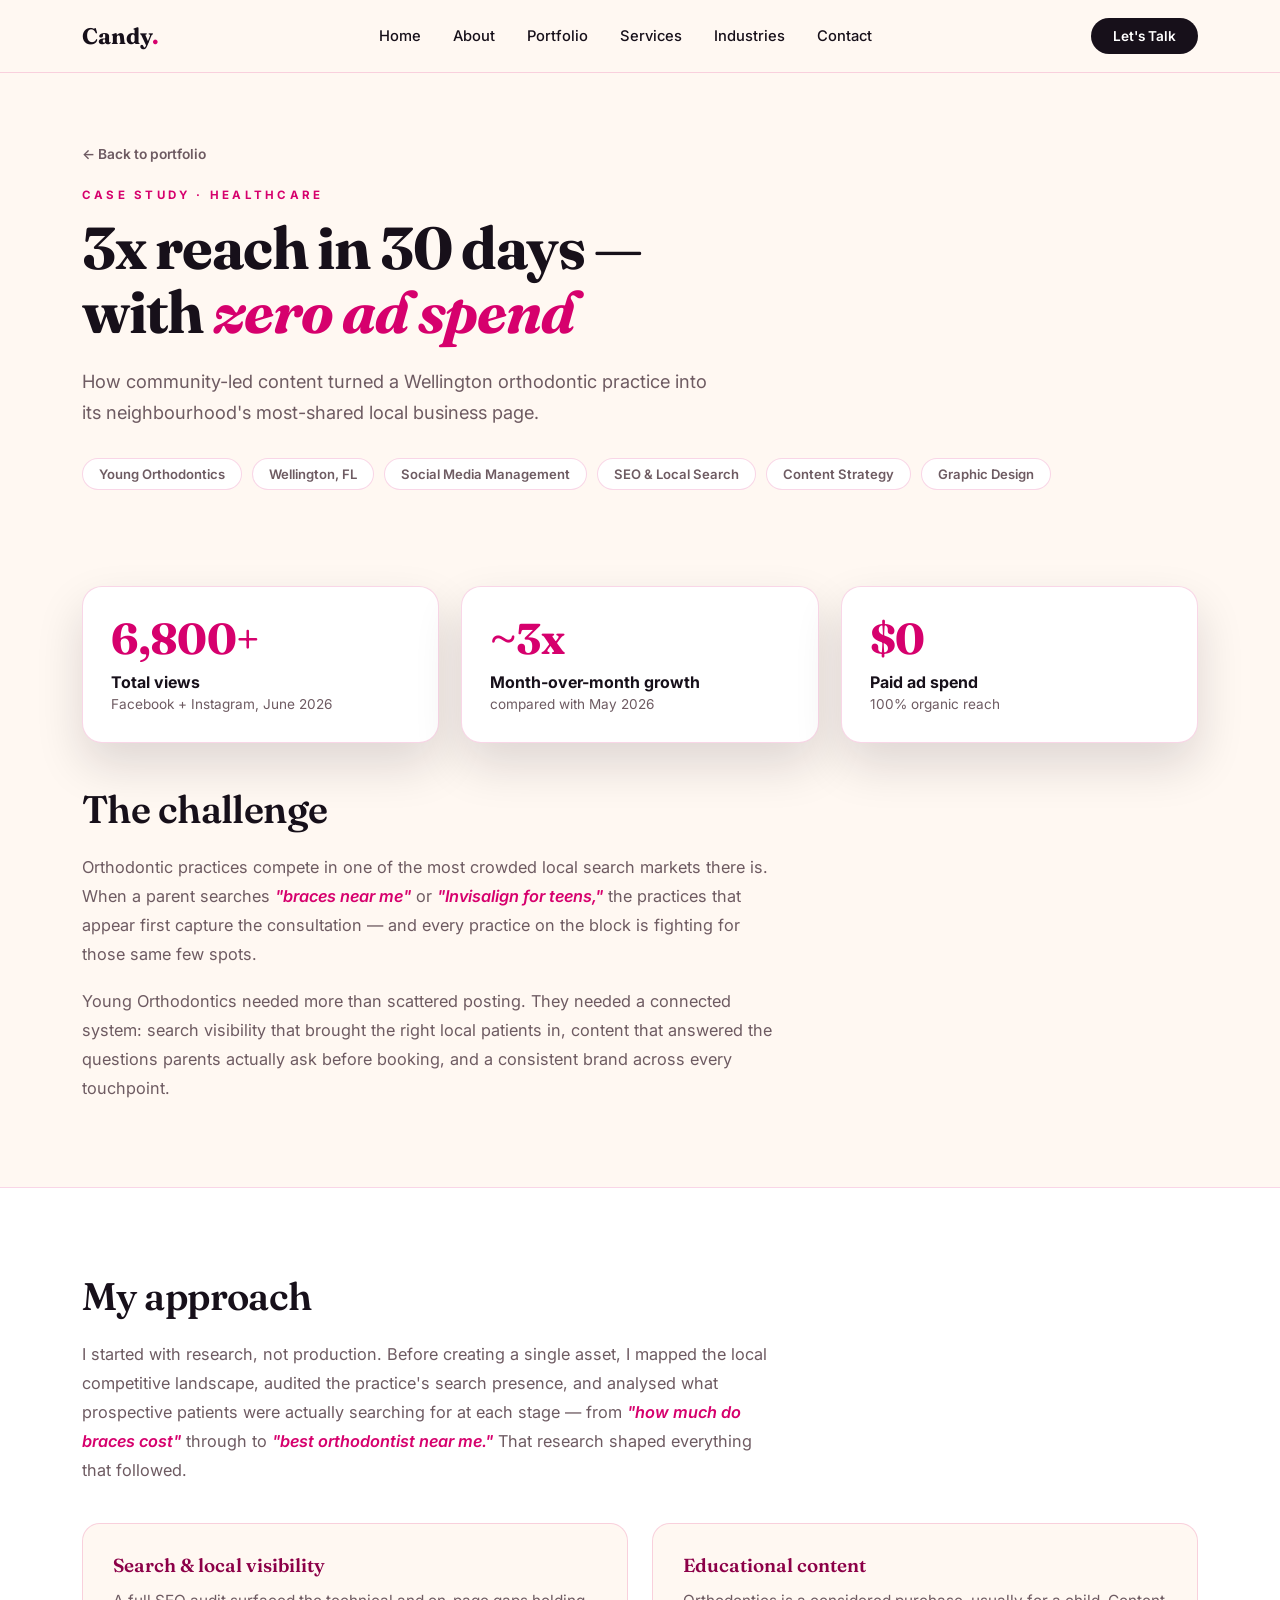
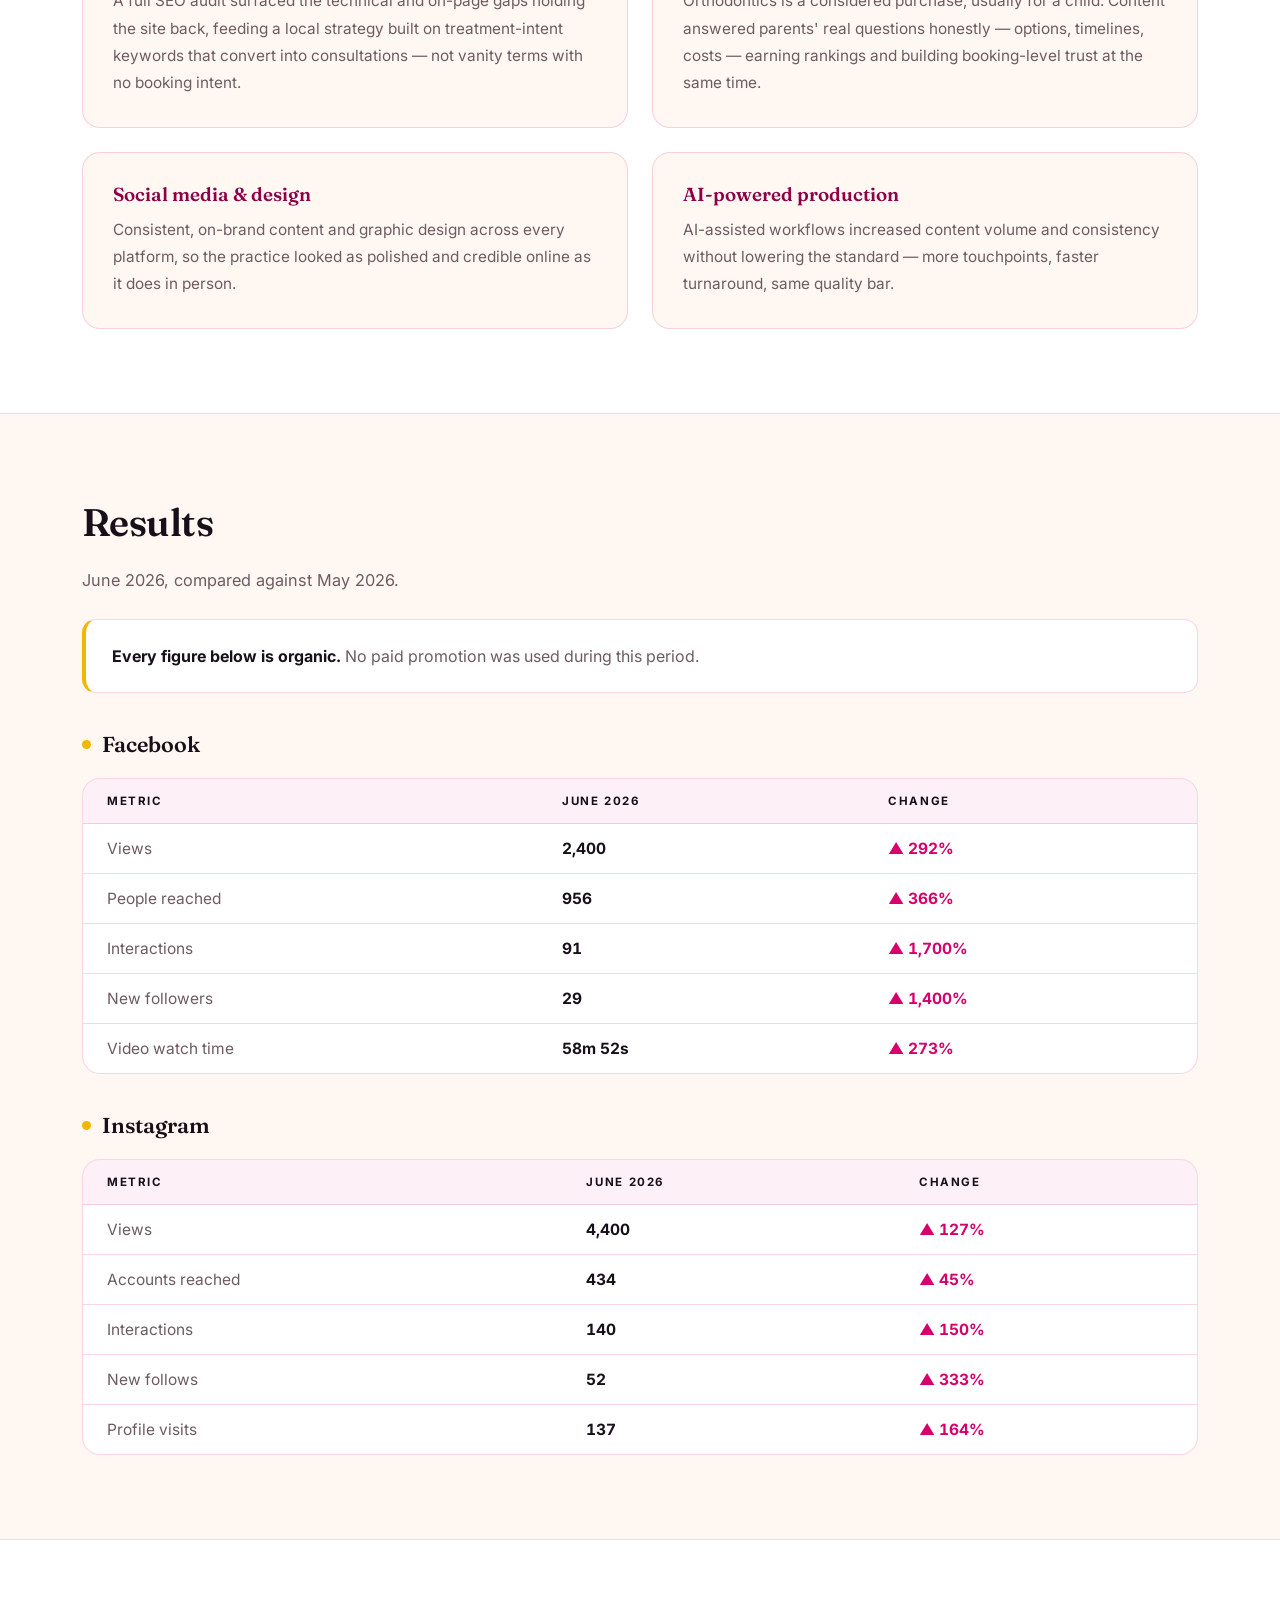
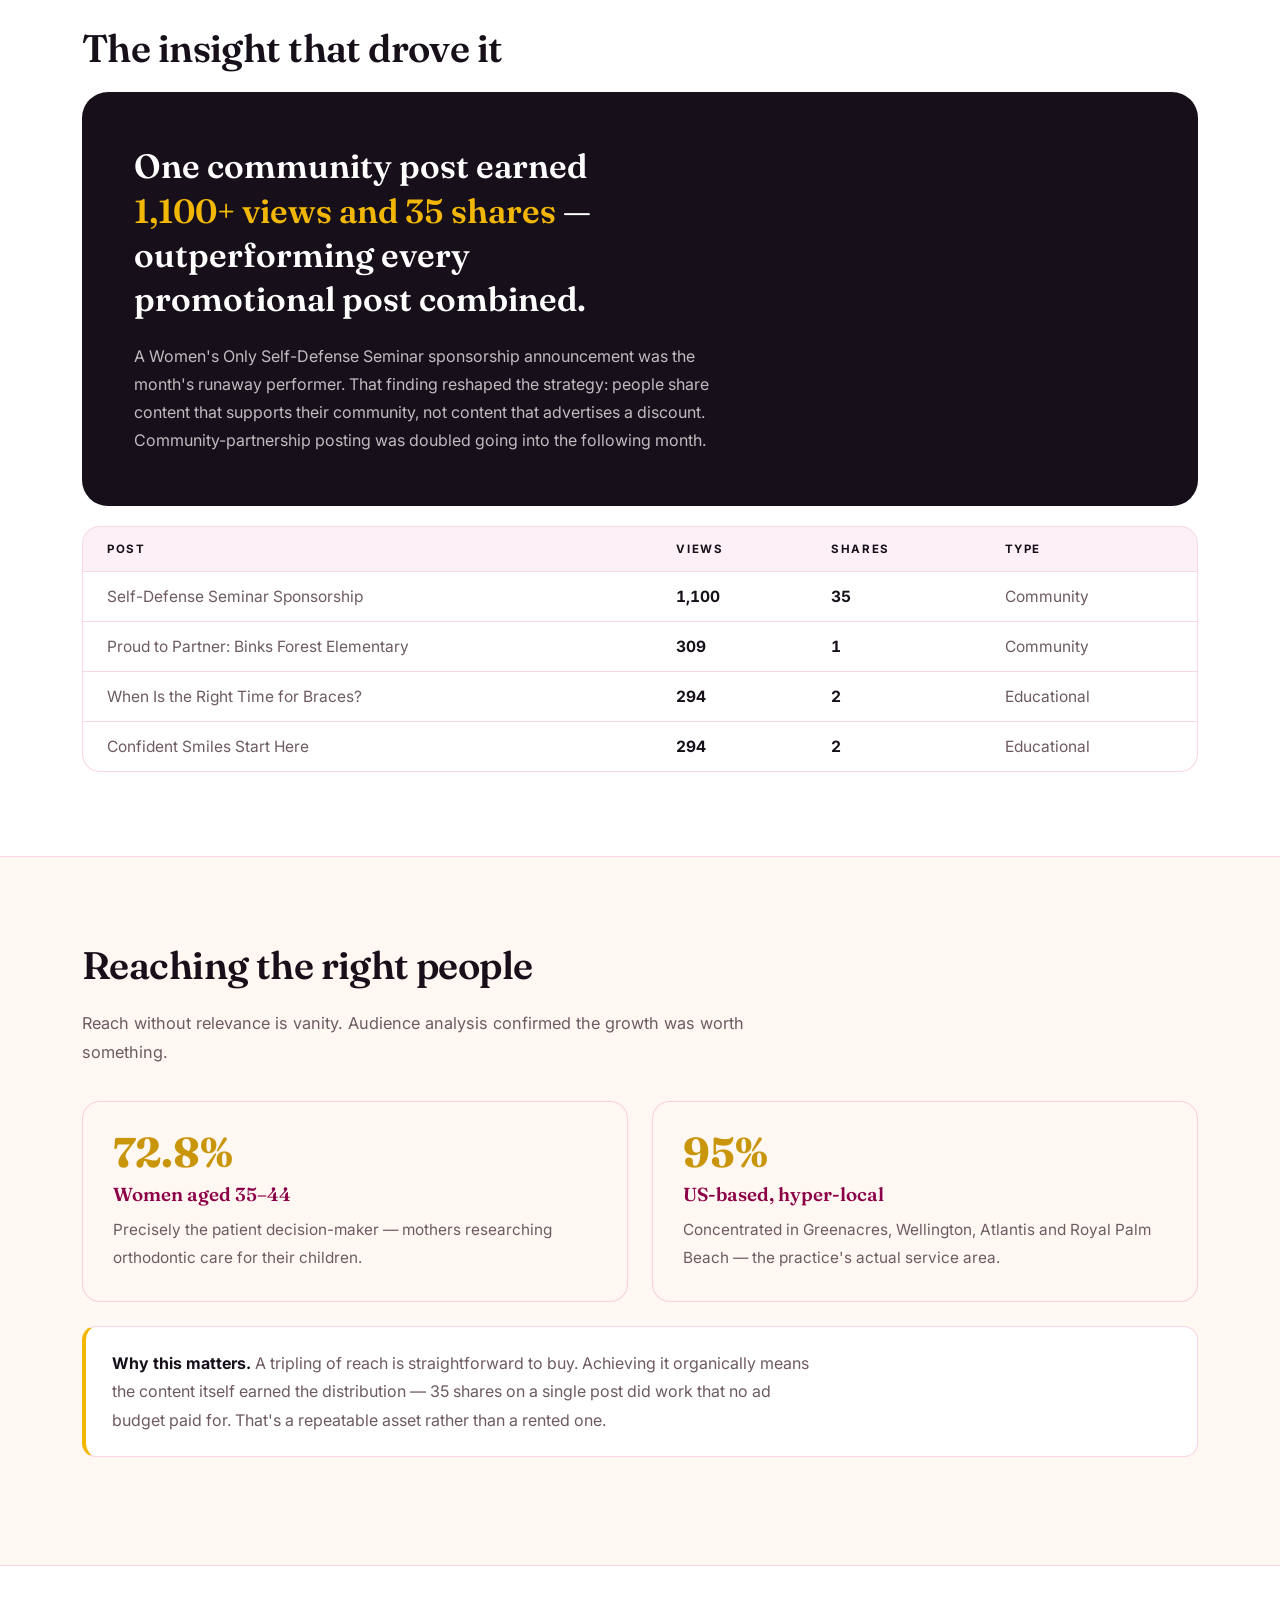
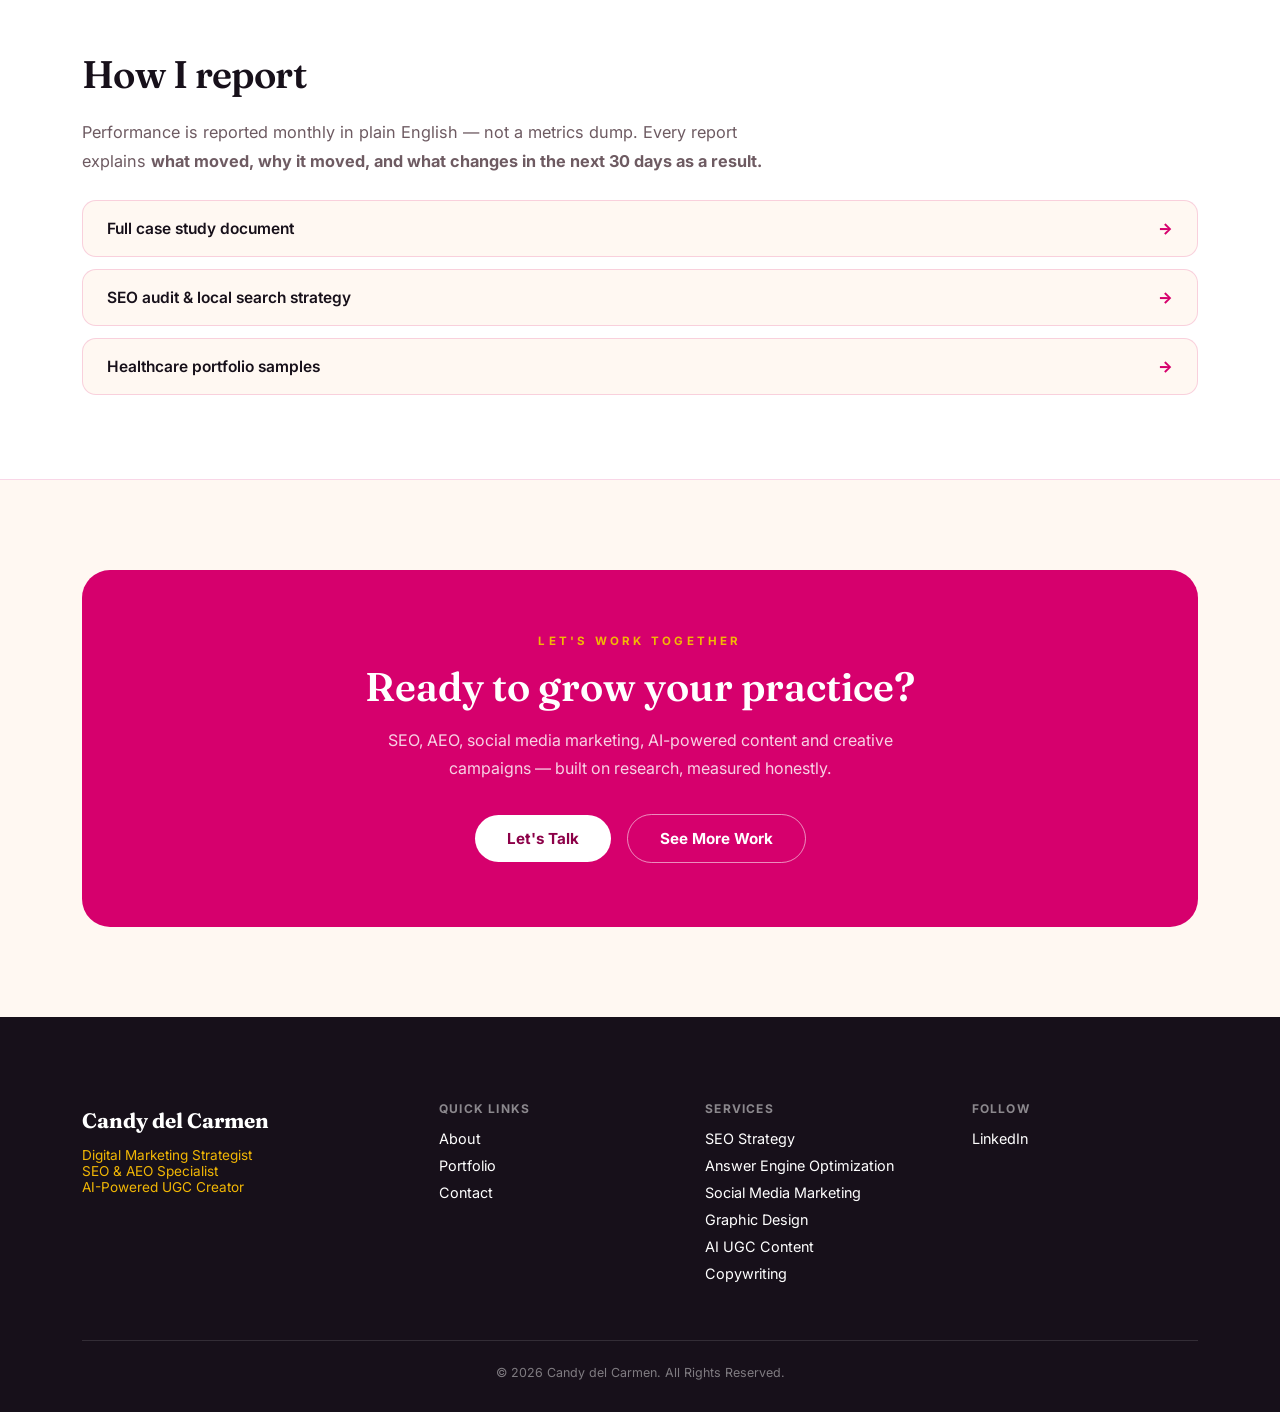
<file: young-orthodontics.html>
<!DOCTYPE html>
<html lang="en">
<head>
<meta charset="utf-8"/>
<meta content="width=device-width, initial-scale=1.0" name="viewport"/>
<title>Young Orthodontics Case Study | Candy del Carmen</title>
<meta content="How Young Orthodontics tripled social reach in 30 days with zero ad spend — a case study in community-led organic content strategy by Candy del Carmen." name="description"/>
<link href="https://fonts.googleapis.com" rel="preconnect"/>
<link href="https://fonts.gstatic.com" rel="preconnect" crossorigin/>
<link href="https://fonts.googleapis.com/css2?family=Fraunces:ital,opsz,wght@0,9..144,500;0,9..144,600;0,9..144,700;1,9..144,500;1,9..144,600&family=Inter:wght@400;500;600;700;800&display=swap" rel="stylesheet"/>
<style>
  :root{
    --ink:#17101A; --ink-soft:#2B1A22;
    --magenta:#D6006D; --magenta-deep:#8C0048; --magenta-bright:#FF2E86;
    --gold:#F2B705; --gold-deep:#C9950A;
    --cream:#FFF8F2; --surface:#FFFFFF;
    --slate:#6E5B62; --line:rgba(214,0,109,0.16);
    --shadow:0 22px 48px rgba(23,16,26,0.14);
  }
  *{box-sizing:border-box;}
  html{scroll-behavior:smooth;}
  body{margin:0;background:var(--cream);color:var(--ink);font-family:'Inter',sans-serif;-webkit-font-smoothing:antialiased;}
  h1,h2,h3,.serif{font-family:'Fraunces',serif;font-weight:600;margin:0;}
  a{color:inherit;text-decoration:none;}
  img{max-width:100%;display:block;}
  ul{margin:0;padding:0;list-style:none;}
  .wrap{max-width:1180px;margin:0 auto;padding:0 32px;}
  .eyebrow{font-size:0.72rem;letter-spacing:0.28em;text-transform:uppercase;color:var(--magenta);font-weight:700;}

  /* NAV */
  nav.site-nav{position:sticky;top:0;z-index:50;background:rgba(255,248,242,0.92);backdrop-filter:blur(8px);border-bottom:1px solid var(--line);}
  .nav-inner{max-width:1180px;margin:0 auto;padding:18px 32px;display:flex;align-items:center;justify-content:space-between;}
  .logo{font-family:'Fraunces',serif;font-weight:700;font-size:1.4rem;color:var(--ink);}
  .logo span{color:var(--magenta);}
  .nav-links{display:flex;gap:32px;font-size:0.92rem;font-weight:500;}
  .nav-links a:hover{color:var(--magenta);}
  .nav-cta{background:var(--ink);color:#fff;padding:10px 22px;border-radius:999px;font-size:0.85rem;font-weight:600;}
  .nav-cta:hover{background:var(--magenta);}
  @media(max-width:800px){.nav-links{display:none;}}

  /* CASE STUDY HERO */
  .cs-hero{padding:70px 0 0;}
  .cs-back{display:inline-block;font-size:0.86rem;font-weight:600;color:var(--slate);margin-bottom:26px;}
  .cs-back:hover{color:var(--magenta);}
  .cs-hero h1{font-size:clamp(2.2rem,5.2vw,3.7rem);line-height:1.08;font-weight:700;letter-spacing:-0.02em;max-width:17ch;margin-top:14px;}
  .cs-hero h1 em{font-style:italic;color:var(--magenta);}
  .cs-lead{font-size:1.14rem;color:var(--slate);max-width:58ch;margin:22px 0 0;line-height:1.7;}
  .cs-tags{display:flex;flex-wrap:wrap;gap:10px;margin-top:30px;}
  .cs-tags span{background:var(--surface);border:1px solid var(--line);color:var(--slate);font-size:0.82rem;font-weight:600;padding:7px 16px;border-radius:999px;}

  /* STATS */
  .cs-stats{display:grid;grid-template-columns:repeat(3,1fr);gap:22px;margin-top:54px;transform:translateY(42px);}
  .cs-stat{background:var(--surface);border:1px solid var(--line);border-radius:20px;padding:30px 28px;box-shadow:var(--shadow);}
  .cs-stat .n{font-family:'Fraunces',serif;font-weight:700;font-size:2.7rem;line-height:1;color:var(--magenta);letter-spacing:-0.02em;}
  .cs-stat .l{font-weight:700;font-size:1rem;margin-top:12px;}
  .cs-stat .s{font-size:0.85rem;color:var(--slate);margin:4px 0 0;}

  /* SECTIONS */
  .cs-sec{padding:84px 0;}
  .cs-sec.surface{background:var(--surface);border-block:1px solid var(--line);}
  .cs-sec h2{font-size:clamp(1.7rem,3.2vw,2.4rem);letter-spacing:-0.015em;margin-bottom:20px;}
  .cs-sec p{color:var(--slate);font-size:1.02rem;line-height:1.78;max-width:70ch;margin:0 0 18px;}
  .cs-sec p:last-child{margin-bottom:0;}
  .q{color:var(--magenta);font-style:italic;font-weight:600;}

  /* APPROACH CARDS */
  .cs-grid{display:grid;grid-template-columns:repeat(2,1fr);gap:24px;margin-top:38px;}
  .cs-card{background:var(--cream);border:1px solid var(--line);border-radius:18px;padding:30px;transition:transform .28s ease, box-shadow .28s ease;}
  .cs-sec.surface .cs-card{background:var(--cream);}
  .cs-card:hover{transform:translateY(-6px);box-shadow:var(--shadow);}
  .cs-card h3{font-size:1.18rem;color:var(--magenta-deep);margin-bottom:10px;}
  .cs-card p{font-size:0.96rem;margin:0;}

  /* TABLES */
  .cs-tw{overflow-x:auto;margin-top:20px;border:1px solid var(--line);border-radius:18px;background:var(--surface);}
  .cs-tw table{width:100%;border-collapse:collapse;min-width:470px;}
  .cs-tw th{background:rgba(214,0,109,0.06);color:var(--ink);text-align:left;padding:15px 24px;font-size:0.72rem;font-weight:700;letter-spacing:0.14em;text-transform:uppercase;}
  .cs-tw td{padding:15px 24px;border-top:1px solid var(--line);font-size:0.97rem;color:var(--slate);}
  .cs-tw td.v{font-weight:700;color:var(--ink);font-variant-numeric:tabular-nums;}
  .cs-tw .up{color:var(--magenta);font-weight:700;font-variant-numeric:tabular-nums;white-space:nowrap;}
  .cs-plat{display:flex;align-items:center;gap:11px;font-family:'Fraunces',serif;font-size:1.35rem;font-weight:600;margin:38px 0 0;}
  .cs-plat .dot{width:9px;height:9px;border-radius:50%;background:var(--gold);}

  /* NOTE */
  .cs-note{background:var(--surface);border:1px solid var(--line);border-left:4px solid var(--gold);border-radius:14px;padding:22px 26px;margin:24px 0;}
  .cs-note p{margin:0;font-size:1rem;}
  .cs-note strong{color:var(--ink);}

  /* INSIGHT */
  .cs-insight{background:var(--ink);border-radius:26px;padding:52px;color:#fff;}
  .cs-insight .big{font-family:'Fraunces',serif;font-size:clamp(1.5rem,3vw,2.1rem);font-weight:600;line-height:1.32;max-width:24ch;}
  .cs-insight .big b{color:var(--gold);font-weight:600;}
  .cs-insight p{color:rgba(255,255,255,0.72);margin:20px 0 0;max-width:62ch;font-size:1rem;line-height:1.75;}

  /* AUDIENCE */
  .cs-aud{display:grid;grid-template-columns:repeat(2,1fr);gap:24px;margin-top:34px;}
  .cs-aud .big{font-family:'Fraunces',serif;font-size:2.6rem;font-weight:700;color:var(--gold-deep);line-height:1;margin-bottom:10px;}

  /* LINKS */
  .cs-links{display:flex;flex-direction:column;gap:12px;margin-top:24px;}
  .cs-links a{display:flex;align-items:center;justify-content:space-between;gap:18px;padding:18px 24px;background:var(--cream);border:1px solid var(--line);border-radius:14px;font-weight:600;font-size:0.97rem;transition:.25s;}
  .cs-links a:hover{border-color:var(--magenta);transform:translateX(4px);}
  .cs-links a::after{content:"→";color:var(--magenta);font-weight:800;}

  /* CTA */
  .cs-cta{padding:90px 0;}
  .cs-cta-box{background:var(--magenta);border-radius:28px;padding:64px 48px;text-align:center;color:#fff;}
  .cs-cta-box .eyebrow{color:var(--gold);}
  .cs-cta-box h2{font-size:clamp(1.8rem,3.4vw,2.5rem);margin:14px 0 16px;}
  .cs-cta-box p{color:rgba(255,255,255,0.82);max-width:52ch;margin:0 auto 32px;line-height:1.7;}
  .cs-btn{display:inline-block;background:#fff;color:var(--magenta-deep);padding:14px 32px;border-radius:999px;font-weight:700;font-size:0.95rem;transition:.25s;}
  .cs-btn:hover{background:var(--gold);color:var(--ink);}
  .cs-btn.line{background:transparent;border:1.5px solid rgba(255,255,255,0.55);color:#fff;margin-left:12px;}
  .cs-btn.line:hover{background:#fff;color:var(--magenta-deep);border-color:#fff;}

  /* FOOTER */
  footer{background:var(--ink);color:#fff;padding:64px 0 32px;}
  .footer-grid{display:grid;grid-template-columns:1.4fr 1fr 1fr 1fr;gap:40px;}
  .footer-grid h4{font-family:'Fraunces',serif;font-size:1.3rem;margin-bottom:6px;}
  .footer-grid .role{color:var(--gold);font-size:0.85rem;}
  .footer-col h5{font-size:0.75rem;text-transform:uppercase;letter-spacing:0.1em;color:rgba(255,255,255,0.5);margin-bottom:14px;}
  .footer-col li{margin-bottom:10px;font-size:0.9rem;}
  .footer-col a:hover{color:var(--gold);}
  .footer-bottom{margin-top:48px;padding-top:24px;border-top:1px solid rgba(255,255,255,0.12);font-size:0.78rem;color:rgba(255,255,255,0.45);text-align:center;}

  @media(max-width:900px){
    .cs-stats{grid-template-columns:1fr;transform:translateY(32px);}
    .cs-grid,.cs-aud{grid-template-columns:1fr;}
    .cs-insight{padding:36px 28px;}
    .cs-cta-box{padding:44px 26px;}
    .cs-btn.line{margin-left:0;margin-top:12px;}
    .footer-grid{grid-template-columns:1fr 1fr;}
  }
  @media(max-width:640px){
    .wrap{padding:0 20px;}
    .nav-inner{padding:16px 20px;}
    .footer-grid{grid-template-columns:1fr;}
    .cs-sec{padding:60px 0;}
  }
</style>
</head>
<body>

<nav class="site-nav">
  <div class="nav-inner">
    <a class="logo" href="index.html#home">Candy<span>.</span></a>
    <div class="nav-links">
      <a href="index.html#home">Home</a>
      <a href="index.html#about">About</a>
      <a href="index.html#portfolio">Portfolio</a>
      <a href="index.html#services">Services</a>
      <a href="index.html#industries">Industries</a>
      <a href="index.html#contact">Contact</a>
    </div>
    <a class="nav-cta" href="mailto:gandy327@gmail.com">Let's Talk</a>
  </div>
</nav>

<section class="cs-hero">
  <div class="wrap">
    <a class="cs-back" href="index.html#portfolio">← Back to portfolio</a>
    <div class="eyebrow">Case Study · Healthcare</div>
    <h1>3x reach in 30 days — with <em>zero ad spend</em></h1>
    <p class="cs-lead">How community-led content turned a Wellington orthodontic practice into its neighbourhood's most-shared local business page.</p>
    <div class="cs-tags">
      <span>Young Orthodontics</span>
      <span>Wellington, FL</span>
      <span>Social Media Management</span>
      <span>SEO &amp; Local Search</span>
      <span>Content Strategy</span>
      <span>Graphic Design</span>
    </div>
    <div class="cs-stats">
      <div class="cs-stat">
        <div class="n">6,800+</div>
        <div class="l">Total views</div>
        <p class="s">Facebook + Instagram, June 2026</p>
      </div>
      <div class="cs-stat">
        <div class="n">~3x</div>
        <div class="l">Month-over-month growth</div>
        <p class="s">compared with May 2026</p>
      </div>
      <div class="cs-stat">
        <div class="n">$0</div>
        <div class="l">Paid ad spend</div>
        <p class="s">100% organic reach</p>
      </div>
    </div>
  </div>
</section>

<section class="cs-sec">
  <div class="wrap">
    <h2>The challenge</h2>
    <p>Orthodontic practices compete in one of the most crowded local search markets there is. When a parent searches <span class="q">"braces near me"</span> or <span class="q">"Invisalign for teens,"</span> the practices that appear first capture the consultation — and every practice on the block is fighting for those same few spots.</p>
    <p>Young Orthodontics needed more than scattered posting. They needed a connected system: search visibility that brought the right local patients in, content that answered the questions parents actually ask before booking, and a consistent brand across every touchpoint.</p>
  </div>
</section>

<section class="cs-sec surface">
  <div class="wrap">
    <h2>My approach</h2>
    <p>I started with research, not production. Before creating a single asset, I mapped the local competitive landscape, audited the practice's search presence, and analysed what prospective patients were actually searching for at each stage — from <span class="q">"how much do braces cost"</span> through to <span class="q">"best orthodontist near me."</span> That research shaped everything that followed.</p>
    <div class="cs-grid">
      <div class="cs-card">
        <h3>Search &amp; local visibility</h3>
        <p>A full SEO audit surfaced the technical and on-page gaps holding the site back, feeding a local strategy built on treatment-intent keywords that convert into consultations — not vanity terms with no booking intent.</p>
      </div>
      <div class="cs-card">
        <h3>Educational content</h3>
        <p>Orthodontics is a considered purchase, usually for a child. Content answered parents' real questions honestly — options, timelines, costs — earning rankings and building booking-level trust at the same time.</p>
      </div>
      <div class="cs-card">
        <h3>Social media &amp; design</h3>
        <p>Consistent, on-brand content and graphic design across every platform, so the practice looked as polished and credible online as it does in person.</p>
      </div>
      <div class="cs-card">
        <h3>AI-powered production</h3>
        <p>AI-assisted workflows increased content volume and consistency without lowering the standard — more touchpoints, faster turnaround, same quality bar.</p>
      </div>
    </div>
  </div>
</section>

<section class="cs-sec">
  <div class="wrap">
    <h2>Results</h2>
    <p>June 2026, compared against May 2026.</p>
    <div class="cs-note">
      <p><strong>Every figure below is organic.</strong> No paid promotion was used during this period.</p>
    </div>

    <div class="cs-plat"><span class="dot"></span>Facebook</div>
    <div class="cs-tw">
      <table>
        <thead><tr><th>Metric</th><th>June 2026</th><th>Change</th></tr></thead>
        <tbody>
          <tr><td>Views</td><td class="v">2,400</td><td><span class="up">▲ 292%</span></td></tr>
          <tr><td>People reached</td><td class="v">956</td><td><span class="up">▲ 366%</span></td></tr>
          <tr><td>Interactions</td><td class="v">91</td><td><span class="up">▲ 1,700%</span></td></tr>
          <tr><td>New followers</td><td class="v">29</td><td><span class="up">▲ 1,400%</span></td></tr>
          <tr><td>Video watch time</td><td class="v">58m 52s</td><td><span class="up">▲ 273%</span></td></tr>
        </tbody>
      </table>
    </div>

    <div class="cs-plat"><span class="dot"></span>Instagram</div>
    <div class="cs-tw">
      <table>
        <thead><tr><th>Metric</th><th>June 2026</th><th>Change</th></tr></thead>
        <tbody>
          <tr><td>Views</td><td class="v">4,400</td><td><span class="up">▲ 127%</span></td></tr>
          <tr><td>Accounts reached</td><td class="v">434</td><td><span class="up">▲ 45%</span></td></tr>
          <tr><td>Interactions</td><td class="v">140</td><td><span class="up">▲ 150%</span></td></tr>
          <tr><td>New follows</td><td class="v">52</td><td><span class="up">▲ 333%</span></td></tr>
          <tr><td>Profile visits</td><td class="v">137</td><td><span class="up">▲ 164%</span></td></tr>
        </tbody>
      </table>
    </div>
  </div>
</section>

<section class="cs-sec surface">
  <div class="wrap">
    <h2>The insight that drove it</h2>
    <div class="cs-insight">
      <div class="big">One community post earned <b>1,100+ views and 35 shares</b> — outperforming every promotional post combined.</div>
      <p>A Women's Only Self-Defense Seminar sponsorship announcement was the month's runaway performer. That finding reshaped the strategy: people share content that supports their community, not content that advertises a discount. Community-partnership posting was doubled going into the following month.</p>
    </div>
    <div class="cs-tw">
      <table>
        <thead><tr><th>Post</th><th>Views</th><th>Shares</th><th>Type</th></tr></thead>
        <tbody>
          <tr><td>Self-Defense Seminar Sponsorship</td><td class="v">1,100</td><td class="v">35</td><td>Community</td></tr>
          <tr><td>Proud to Partner: Binks Forest Elementary</td><td class="v">309</td><td class="v">1</td><td>Community</td></tr>
          <tr><td>When Is the Right Time for Braces?</td><td class="v">294</td><td class="v">2</td><td>Educational</td></tr>
          <tr><td>Confident Smiles Start Here</td><td class="v">294</td><td class="v">2</td><td>Educational</td></tr>
        </tbody>
      </table>
    </div>
  </div>
</section>

<section class="cs-sec">
  <div class="wrap">
    <h2>Reaching the right people</h2>
    <p>Reach without relevance is vanity. Audience analysis confirmed the growth was worth something.</p>
    <div class="cs-aud">
      <div class="cs-card">
        <div class="big">72.8%</div>
        <h3>Women aged 35–44</h3>
        <p>Precisely the patient decision-maker — mothers researching orthodontic care for their children.</p>
      </div>
      <div class="cs-card">
        <div class="big">95%</div>
        <h3>US-based, hyper-local</h3>
        <p>Concentrated in Greenacres, Wellington, Atlantis and Royal Palm Beach — the practice's actual service area.</p>
      </div>
    </div>
    <div class="cs-note">
      <p><strong>Why this matters.</strong> A tripling of reach is straightforward to buy. Achieving it organically means the content itself earned the distribution — 35 shares on a single post did work that no ad budget paid for. That's a repeatable asset rather than a rented one.</p>
    </div>
  </div>
</section>

<section class="cs-sec surface">
  <div class="wrap">
    <h2>How I report</h2>
    <p>Performance is reported monthly in plain English — not a metrics dump. Every report explains <strong>what moved, why it moved, and what changes in the next 30 days as a result.</strong></p>
    <div class="cs-links">
      <a href="https://docs.google.com/document/d/1BS8VY9KEM27kXcl_0T5vee7i6rBJvag4yg1dOZaLuF4/edit?usp=drive_link" target="_blank" rel="noopener">Full case study document</a>
      <a href="https://docs.google.com/document/d/1UbX18UGtSCGkN1_idtud03x7GLVQnrjX/edit?usp=drive_link" target="_blank" rel="noopener">SEO audit &amp; local search strategy</a>
      <a href="https://drive.google.com/drive/folders/1uY5oIPuX75k_zRpRP3yrav85h0eclNsN?usp=drive_link" target="_blank" rel="noopener">Healthcare portfolio samples</a>
    </div>
  </div>
</section>

<section class="cs-cta">
  <div class="wrap">
    <div class="cs-cta-box">
      <div class="eyebrow">Let's Work Together</div>
      <h2>Ready to grow your practice?</h2>
      <p>SEO, AEO, social media marketing, AI-powered content and creative campaigns — built on research, measured honestly.</p>
      <a class="cs-btn" href="mailto:gandy327@gmail.com">Let's Talk</a>
      <a class="cs-btn line" href="index.html#portfolio">See More Work</a>
    </div>
  </div>
</section>

<footer>
  <div class="wrap">
    <div class="footer-grid">
      <div>
        <h4>Candy del Carmen</h4>
        <p class="role">Digital Marketing Strategist<br/>SEO &amp; AEO Specialist<br/>AI-Powered UGC Creator</p>
      </div>
      <div class="footer-col">
        <h5>Quick Links</h5>
        <ul>
          <li><a href="index.html#about">About</a></li>
          <li><a href="index.html#portfolio">Portfolio</a></li>
          <li><a href="mailto:gandy327@gmail.com">Contact</a></li>
        </ul>
      </div>
      <div class="footer-col">
        <h5>Services</h5>
        <ul>
          <li>SEO Strategy</li>
          <li>Answer Engine Optimization</li>
          <li>Social Media Marketing</li>
          <li>Graphic Design</li>
          <li>AI UGC Content</li>
          <li>Copywriting</li>
        </ul>
      </div>
      <div class="footer-col">
        <h5>Follow</h5>
        <ul>
          <li><a href="https://www.linkedin.com/in/candy-roxas-a995b6185/" target="_blank" rel="noopener">LinkedIn</a></li>
        </ul>
      </div>
    </div>
    <div class="footer-bottom">© 2026 Candy del Carmen. All Rights Reserved.</div>
  </div>
</footer>

</body>
</html>
</file>
